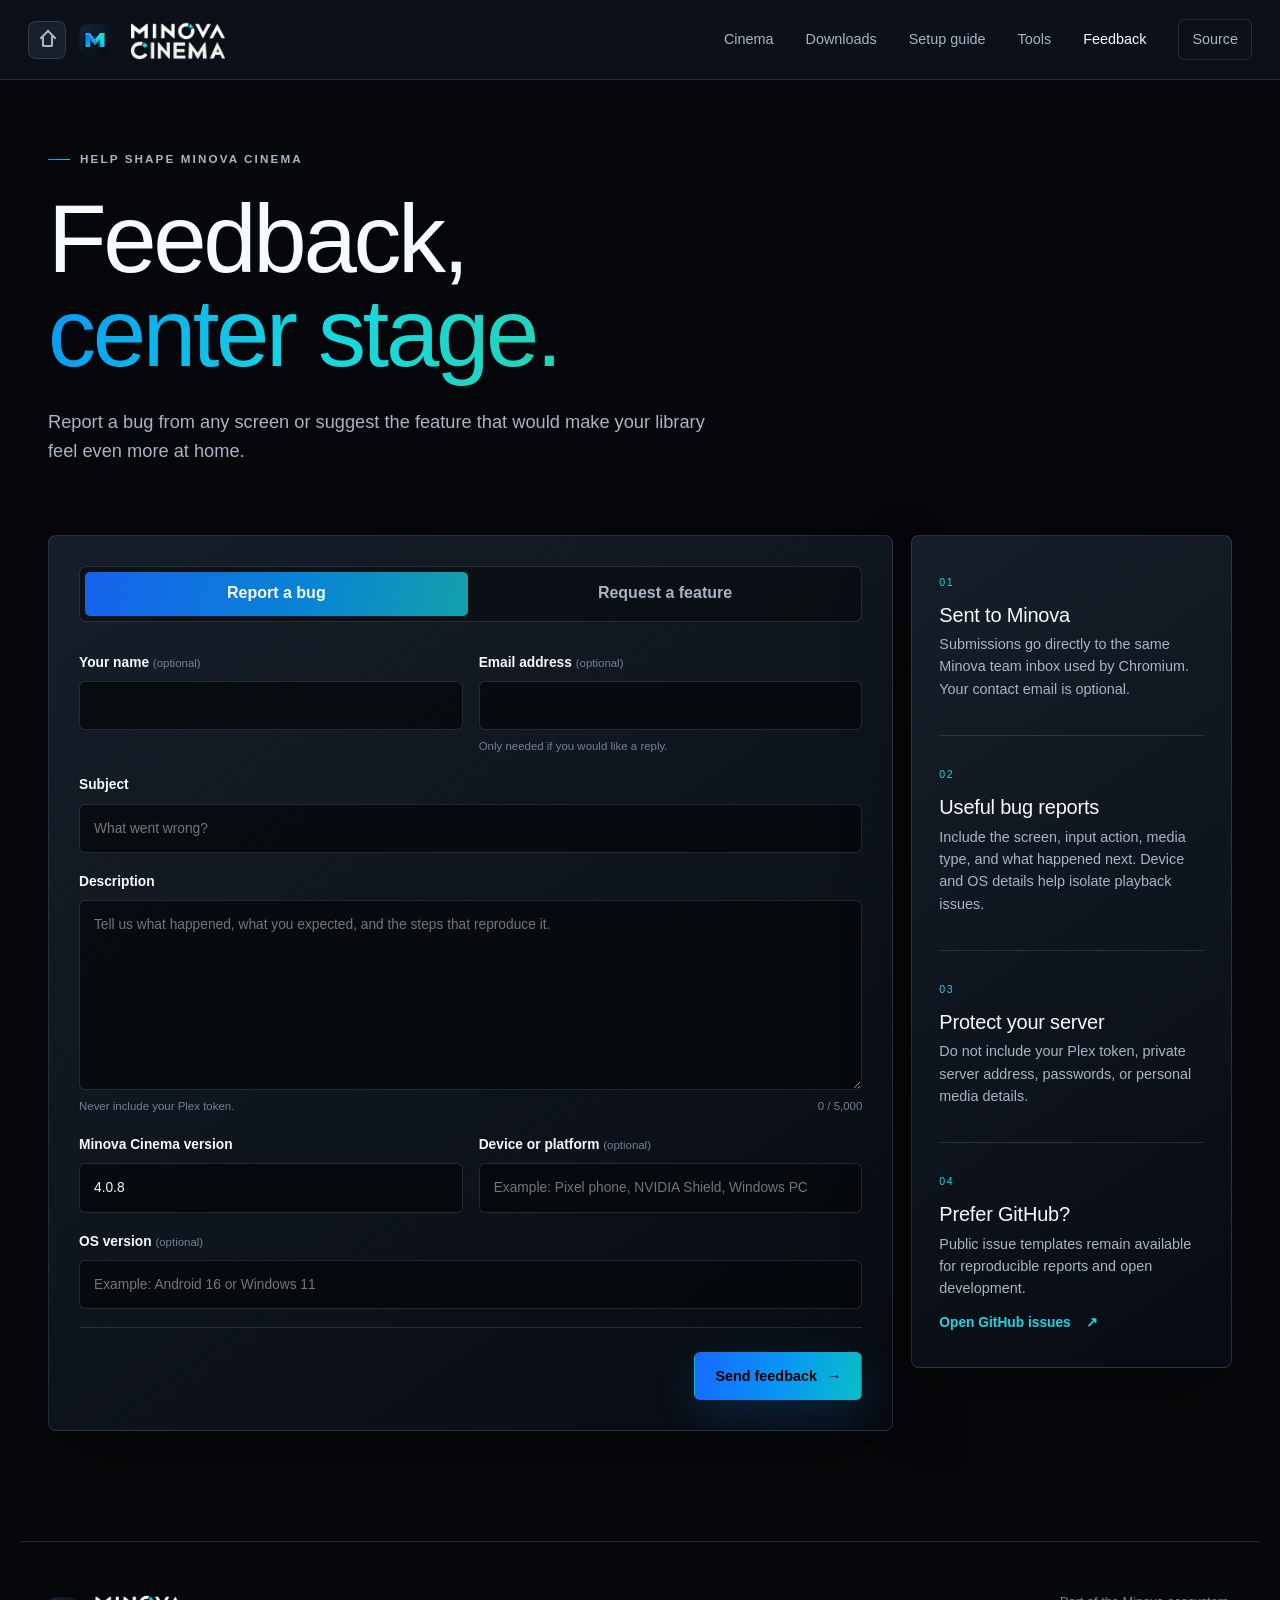
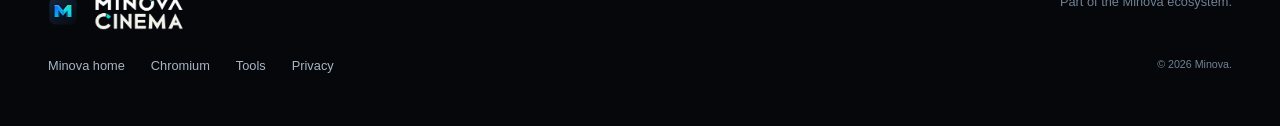
<file: docs/feedback.html>
<!doctype html>
<html lang="en">
<head>
  <meta charset="utf-8">
  <meta name="viewport" content="width=device-width, initial-scale=1">
  <meta name="theme-color" content="#0D121A">
  <meta name="description" content="Report a Minova Cinema bug or request a feature for Android phones, tablets, TVs, or Windows.">
  <link rel="canonical" href="https://cinema.project-minova.com/feedback.html">
  <meta http-equiv="Content-Security-Policy" content="default-src 'self'; img-src 'self' data:; style-src 'self'; script-src 'self'; connect-src https:; object-src 'none'; base-uri 'self'; form-action 'self' https://formsubmit.co">
  <title>Feedback — Minova Cinema</title>
  <link rel="icon" href="assets/minova-symbol-color.svg" type="image/svg+xml">
  <link rel="stylesheet" href="styles.css">
  <script defer src="site-config.js"></script>
  <script defer src="releases.js"></script>
  <script defer src="script.js"></script>
  <script defer src="feedback.js"></script>
</head>
<body>
  <a class="skip-link" href="#main">Skip to content</a>
  <header class="site-header scrolled" data-header>
    <div class="header-brand-group"><a class="ecosystem-home" href="https://project-minova.com/" aria-label="Return to Minova home"><span class="home-glyph" aria-hidden="true"></span></a><a class="brand" href="index.html" aria-label="Minova Cinema home"><img class="brand-symbol" src="assets/minova-symbol-color.svg" alt=""><img class="brand-lockup" src="assets/minova-cinema-wordmark.png" alt="Minova Cinema"></a></div>
    <button class="nav-toggle" type="button" aria-expanded="false" aria-controls="site-nav" data-nav-toggle><span></span><span></span><span></span><span class="sr-only">Menu</span></button>
    <nav id="site-nav" class="site-nav" aria-label="Primary" data-nav>
      <a href="index.html">Cinema</a>
      <a href="index.html#downloads">Downloads</a><a href="setup.html">Setup guide</a><a href="tools.html">Tools</a><a href="feedback.html" aria-current="page">Feedback</a>
      <a class="nav-source" href="https://github.com/minova-chromium/Minova-Android-Tv-Cinema-Application">Source</a>
    </nav>
  </header>

  <main class="feedback-page" id="main">
    <section class="feedback-intro">
      <p class="eyebrow"><span></span> Help shape Minova Cinema</p>
      <h1>Feedback,<br><em>center stage.</em></h1>
      <p>Report a bug from any screen or suggest the feature that would make your library feel even more at home.</p>
    </section>

    <section class="feedback-layout">
      <div class="feedback-form-shell">
        <div class="feedback-type" role="group" aria-label="Feedback type">
          <button class="active" type="button" data-feedback-type="bug" aria-pressed="true">Report a bug</button>
          <button type="button" data-feedback-type="feature" aria-pressed="false">Request a feature</button>
        </div>
        <form id="publicFeedbackForm" novalidate>
          <input type="hidden" id="feedbackType" name="type" value="bug">
          <div class="form-grid">
            <label class="field"><span>Your name <small>(optional)</small></span><input type="text" name="name" maxlength="80" autocomplete="name"></label>
            <label class="field"><span>Email address <small>(optional)</small></span><input type="email" name="email" maxlength="254" autocomplete="email"><small>Only needed if you would like a reply.</small></label>
          </div>
          <label class="field"><span>Subject</span><input id="feedbackSubject" type="text" name="subject" minlength="3" maxlength="120" placeholder="What went wrong?" required></label>
          <label class="field"><span>Description</span><textarea id="feedbackDescription" name="description" minlength="20" maxlength="5000" placeholder="Tell us what happened, what you expected, and the steps that reproduce it." required></textarea><small class="field-meta"><span>Never include your Plex token.</span><span><output id="feedbackCount">0</output> / 5,000</span></small></label>
          <div class="form-grid">
            <label class="field"><span>Minova Cinema version</span><input type="text" name="appVersion" value="2.9.7" maxlength="40" data-release-version-input></label>
            <label class="field"><span>Device or platform <small>(optional)</small></span><input type="text" name="device" maxlength="100" placeholder="Example: Pixel phone, NVIDIA Shield, Windows PC"></label>
          </div>
          <label class="field"><span>OS version <small>(optional)</small></span><input type="text" name="androidVersion" maxlength="60" placeholder="Example: Android 16 or Windows 11"></label>
          <label class="honeypot" aria-hidden="true"><span>Website</span><input type="text" name="website" tabindex="-1" autocomplete="off"></label>
          <div class="form-footer">
            <p class="form-status" id="feedbackStatus" aria-live="polite"></p>
            <button class="button button-primary" id="feedbackSubmit" type="submit">Send feedback <span aria-hidden="true">→</span></button>
          </div>
        </form>
      </div>

      <aside class="feedback-aside" aria-label="Feedback guidance">
        <section><span>01</span><h2>Sent to Minova</h2><p>Submissions go directly to the same Minova team inbox used by Chromium. Your contact email is optional.</p></section>
        <section><span>02</span><h2>Useful bug reports</h2><p>Include the screen, input action, media type, and what happened next. Device and OS details help isolate playback issues.</p></section>
        <section><span>03</span><h2>Protect your server</h2><p>Do not include your Plex token, private server address, passwords, or personal media details.</p></section>
        <section><span>04</span><h2>Prefer GitHub?</h2><p>Public issue templates remain available for reproducible reports and open development.</p><a class="text-link" href="https://github.com/minova-chromium/Minova-Android-Tv-Cinema-Application/issues/new/choose">Open GitHub issues <span>↗</span></a></section>
      </aside>
    </section>
  </main>

  <footer>
    <a class="brand footer-brand" href="index.html"><img src="assets/minova-symbol-color.svg" alt=""><img src="assets/minova-cinema-wordmark.png" alt="Minova Cinema"></a>
    <p>Part of the Minova ecosystem.</p>
    <nav aria-label="Footer"><a href="https://project-minova.com/">Minova home</a><a href="https://chromium.project-minova.com/">Chromium</a><a href="tools.html">Tools</a><a href="privacy.html">Privacy</a></nav>
    <small>© <span data-year></span> Minova.</small>
  </footer>
</body>
</html>
</file>
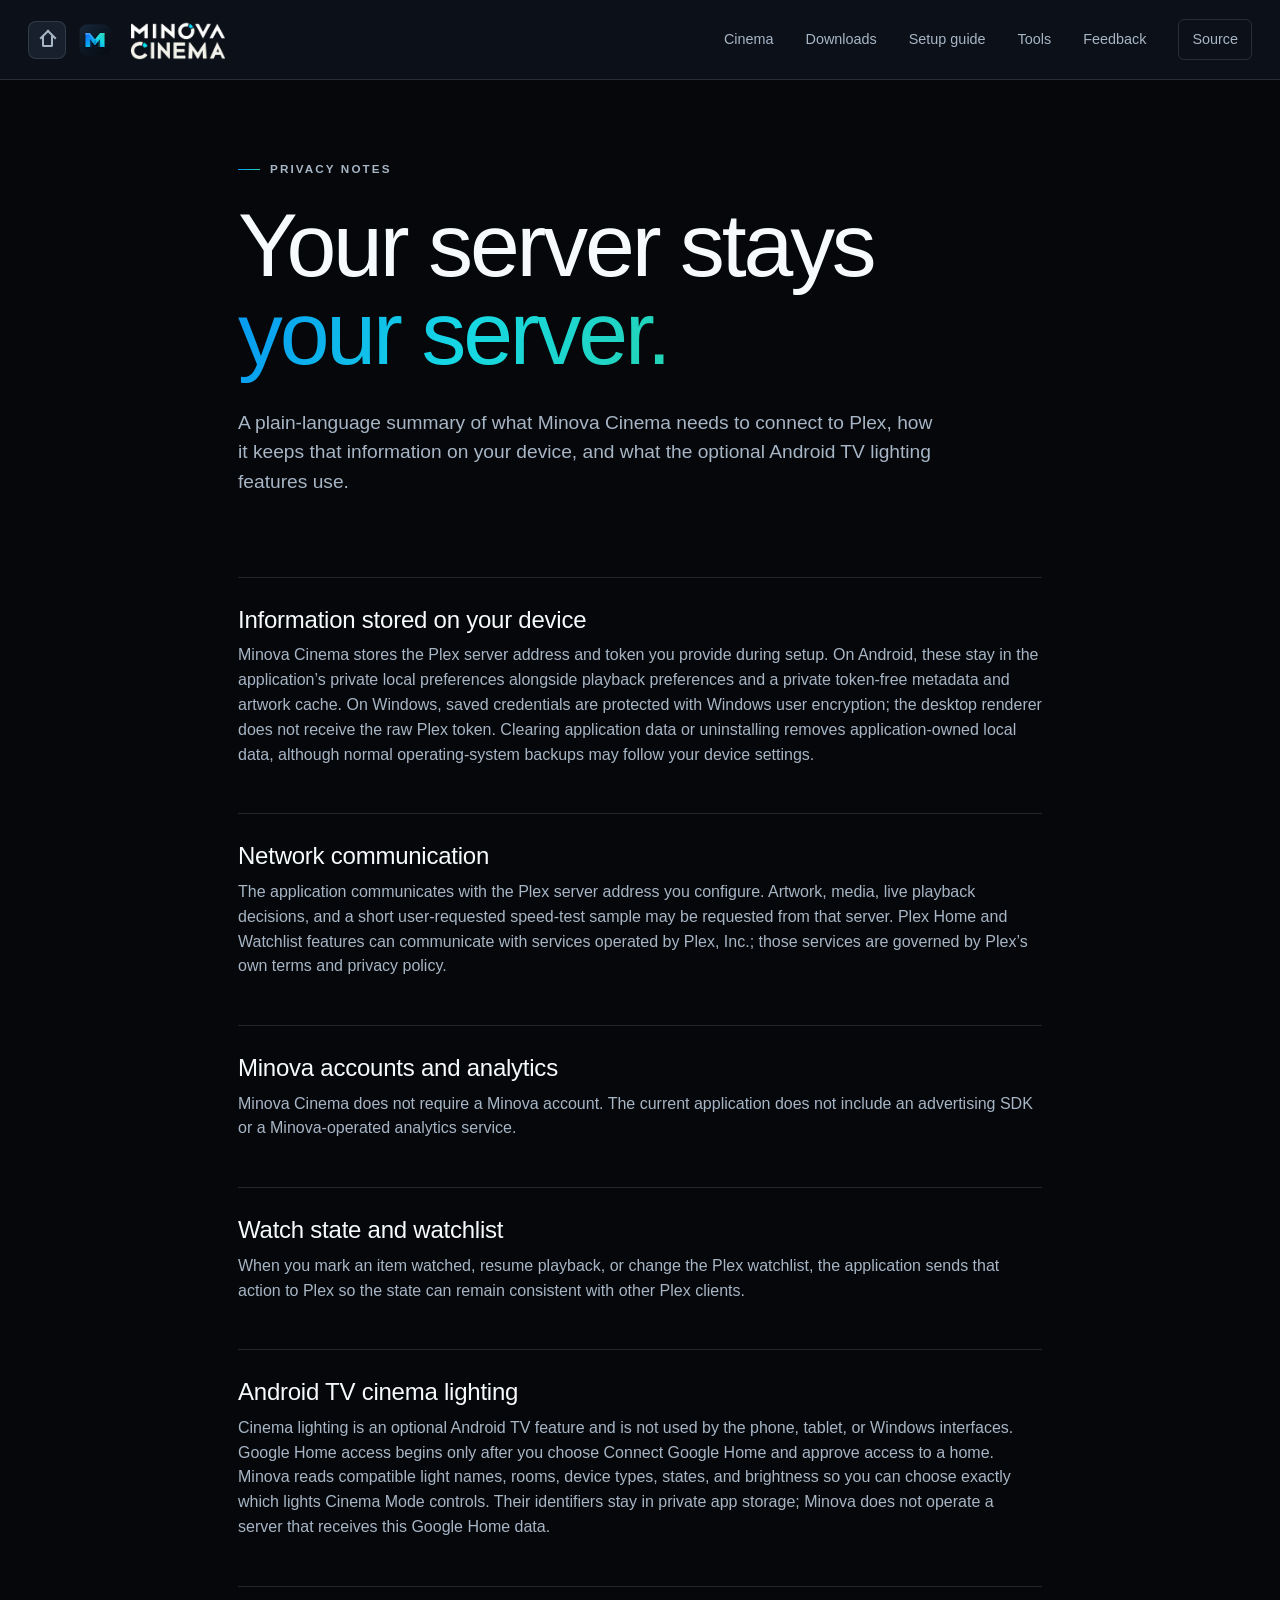
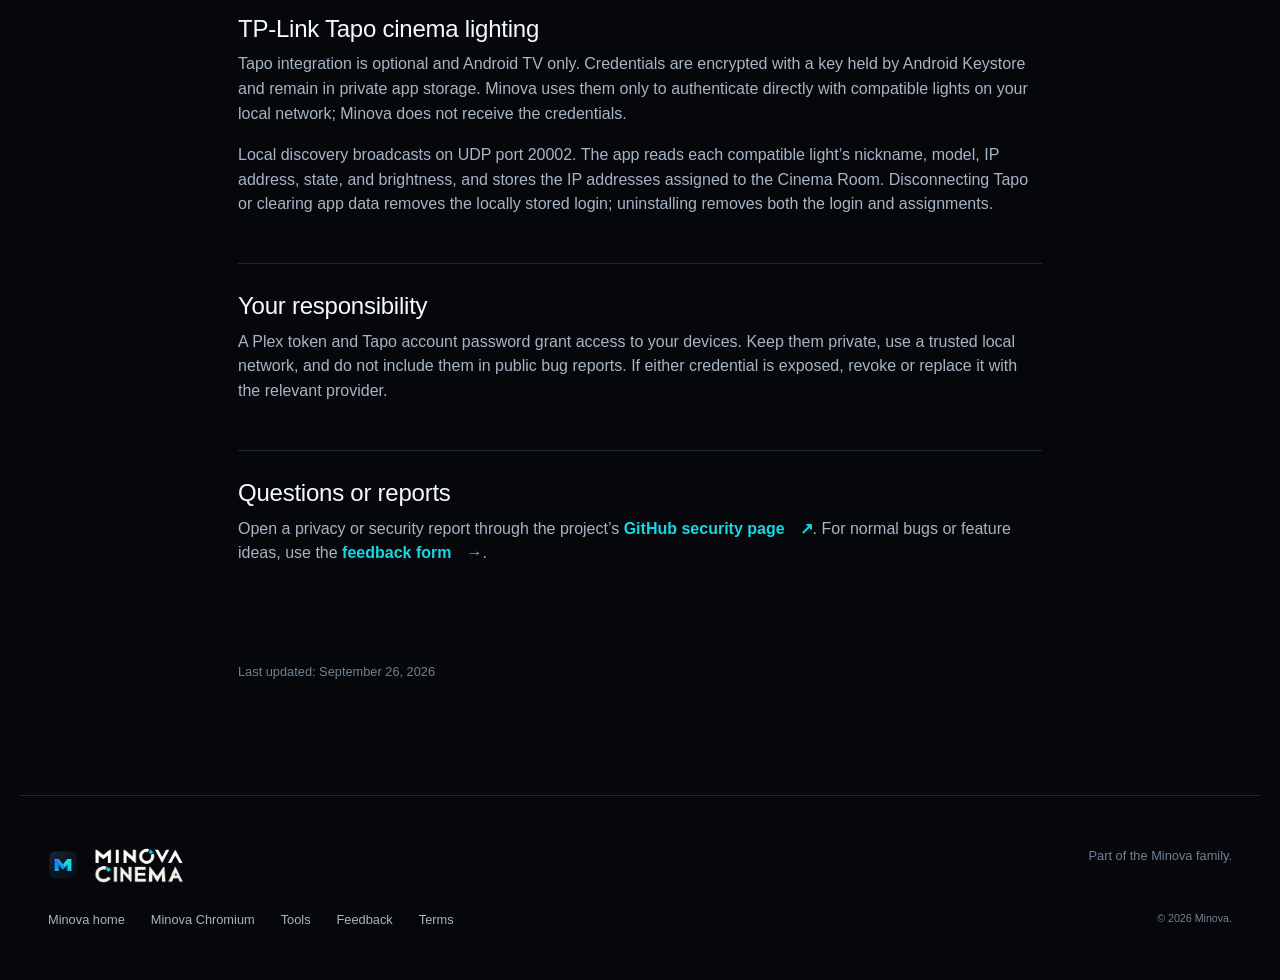
<file: docs/privacy.html>
<!doctype html>
<html lang="en">
<head>
  <meta charset="utf-8">
  <meta name="viewport" content="width=device-width,initial-scale=1">
  <meta name="theme-color" content="#0D121A">
  <meta name="description" content="Privacy notes for Minova Cinema on Android phones, tablets, TVs, and Windows.">
  <link rel="canonical" href="https://cinema.project-minova.com/privacy.html">
  <title>Privacy — Minova Cinema</title>
  <link rel="icon" href="assets/minova-symbol-color.svg">
  <link rel="stylesheet" href="styles.css">
  <script defer src="script.js"></script>
</head>
<body>
  <header class="site-header scrolled" data-header>
    <div class="header-brand-group">
      <a class="ecosystem-home" href="https://project-minova.com/" aria-label="Return to Minova home"><span class="home-glyph" aria-hidden="true"></span></a>
      <a class="brand" href="index.html" aria-label="Minova Cinema home"><img class="brand-symbol" src="assets/minova-symbol-color.svg" alt=""><img class="brand-lockup" src="assets/minova-cinema-wordmark.png" alt="Minova Cinema"></a>
    </div>
    <button class="nav-toggle" type="button" aria-expanded="false" aria-controls="site-nav" data-nav-toggle><span></span><span></span><span></span><span class="sr-only">Menu</span></button>
    <nav id="site-nav" class="site-nav" aria-label="Primary" data-nav><a href="index.html">Cinema</a><a href="index.html#downloads">Downloads</a><a href="setup.html">Setup guide</a><a href="tools.html">Tools</a><a href="feedback.html">Feedback</a><a class="nav-source" href="https://github.com/minova-chromium/Minova-Android-Tv-Cinema-Application">Source</a></nav>
  </header>
  <main class="legal-page">
    <p class="eyebrow"><span></span> Privacy notes</p>
    <h1>Your server stays<br><em>your server.</em></h1>
    <p class="legal-intro">A plain-language summary of what Minova Cinema needs to connect to Plex, how it keeps that information on your device, and what the optional Android TV lighting features use.</p>
    <section><h2>Information stored on your device</h2><p>Minova Cinema stores the Plex server address and token you provide during setup. On Android, these stay in the application’s private local preferences alongside playback preferences and a private token-free metadata and artwork cache. On Windows, saved credentials are protected with Windows user encryption; the desktop renderer does not receive the raw Plex token. Clearing application data or uninstalling removes application-owned local data, although normal operating-system backups may follow your device settings.</p></section>
    <section><h2>Network communication</h2><p>The application communicates with the Plex server address you configure. Artwork, media, live playback decisions, and a short user-requested speed-test sample may be requested from that server. Plex Home and Watchlist features can communicate with services operated by Plex, Inc.; those services are governed by Plex’s own terms and privacy policy.</p></section>
    <section><h2>Minova accounts and analytics</h2><p>Minova Cinema does not require a Minova account. The current application does not include an advertising SDK or a Minova-operated analytics service.</p></section>
    <section><h2>Watch state and watchlist</h2><p>When you mark an item watched, resume playback, or change the Plex watchlist, the application sends that action to Plex so the state can remain consistent with other Plex clients.</p></section>
    <section><h2>Android TV cinema lighting</h2><p>Cinema lighting is an optional Android TV feature and is not used by the phone, tablet, or Windows interfaces. Google Home access begins only after you choose Connect Google Home and approve access to a home. Minova reads compatible light names, rooms, device types, states, and brightness so you can choose exactly which lights Cinema Mode controls. Their identifiers stay in private app storage; Minova does not operate a server that receives this Google Home data.</p></section>
    <section><h2>TP-Link Tapo cinema lighting</h2><p>Tapo integration is optional and Android TV only. Credentials are encrypted with a key held by Android Keystore and remain in private app storage. Minova uses them only to authenticate directly with compatible lights on your local network; Minova does not receive the credentials.</p><p>Local discovery broadcasts on UDP port 20002. The app reads each compatible light’s nickname, model, IP address, state, and brightness, and stores the IP addresses assigned to the Cinema Room. Disconnecting Tapo or clearing app data removes the locally stored login; uninstalling removes both the login and assignments.</p></section>
    <section><h2>Your responsibility</h2><p>A Plex token and Tapo account password grant access to your devices. Keep them private, use a trusted local network, and do not include them in public bug reports. If either credential is exposed, revoke or replace it with the relevant provider.</p></section>
    <section><h2>Questions or reports</h2><p>Open a privacy or security report through the project’s <a class="text-link" href="https://github.com/minova-chromium/Minova-Android-Tv-Cinema-Application/security">GitHub security page <span>↗</span></a>. For normal bugs or feature ideas, use the <a class="text-link" href="feedback.html">feedback form <span>→</span></a>.</p></section>
    <p class="legal-date">Last updated: September 26, 2026</p>
  </main>
  <footer><a class="brand footer-brand" href="index.html"><img src="assets/minova-symbol-color.svg" alt=""><img src="assets/minova-cinema-wordmark.png" alt="Minova Cinema"></a><p>Part of the Minova family.</p><nav aria-label="Footer"><a href="https://project-minova.com/">Minova home</a><a href="https://chromium.project-minova.com/">Minova Chromium</a><a href="tools.html">Tools</a><a href="feedback.html">Feedback</a><a href="terms.html">Terms</a></nav><small>© 2026 Minova.</small></footer>
</body>
</html>
</file>
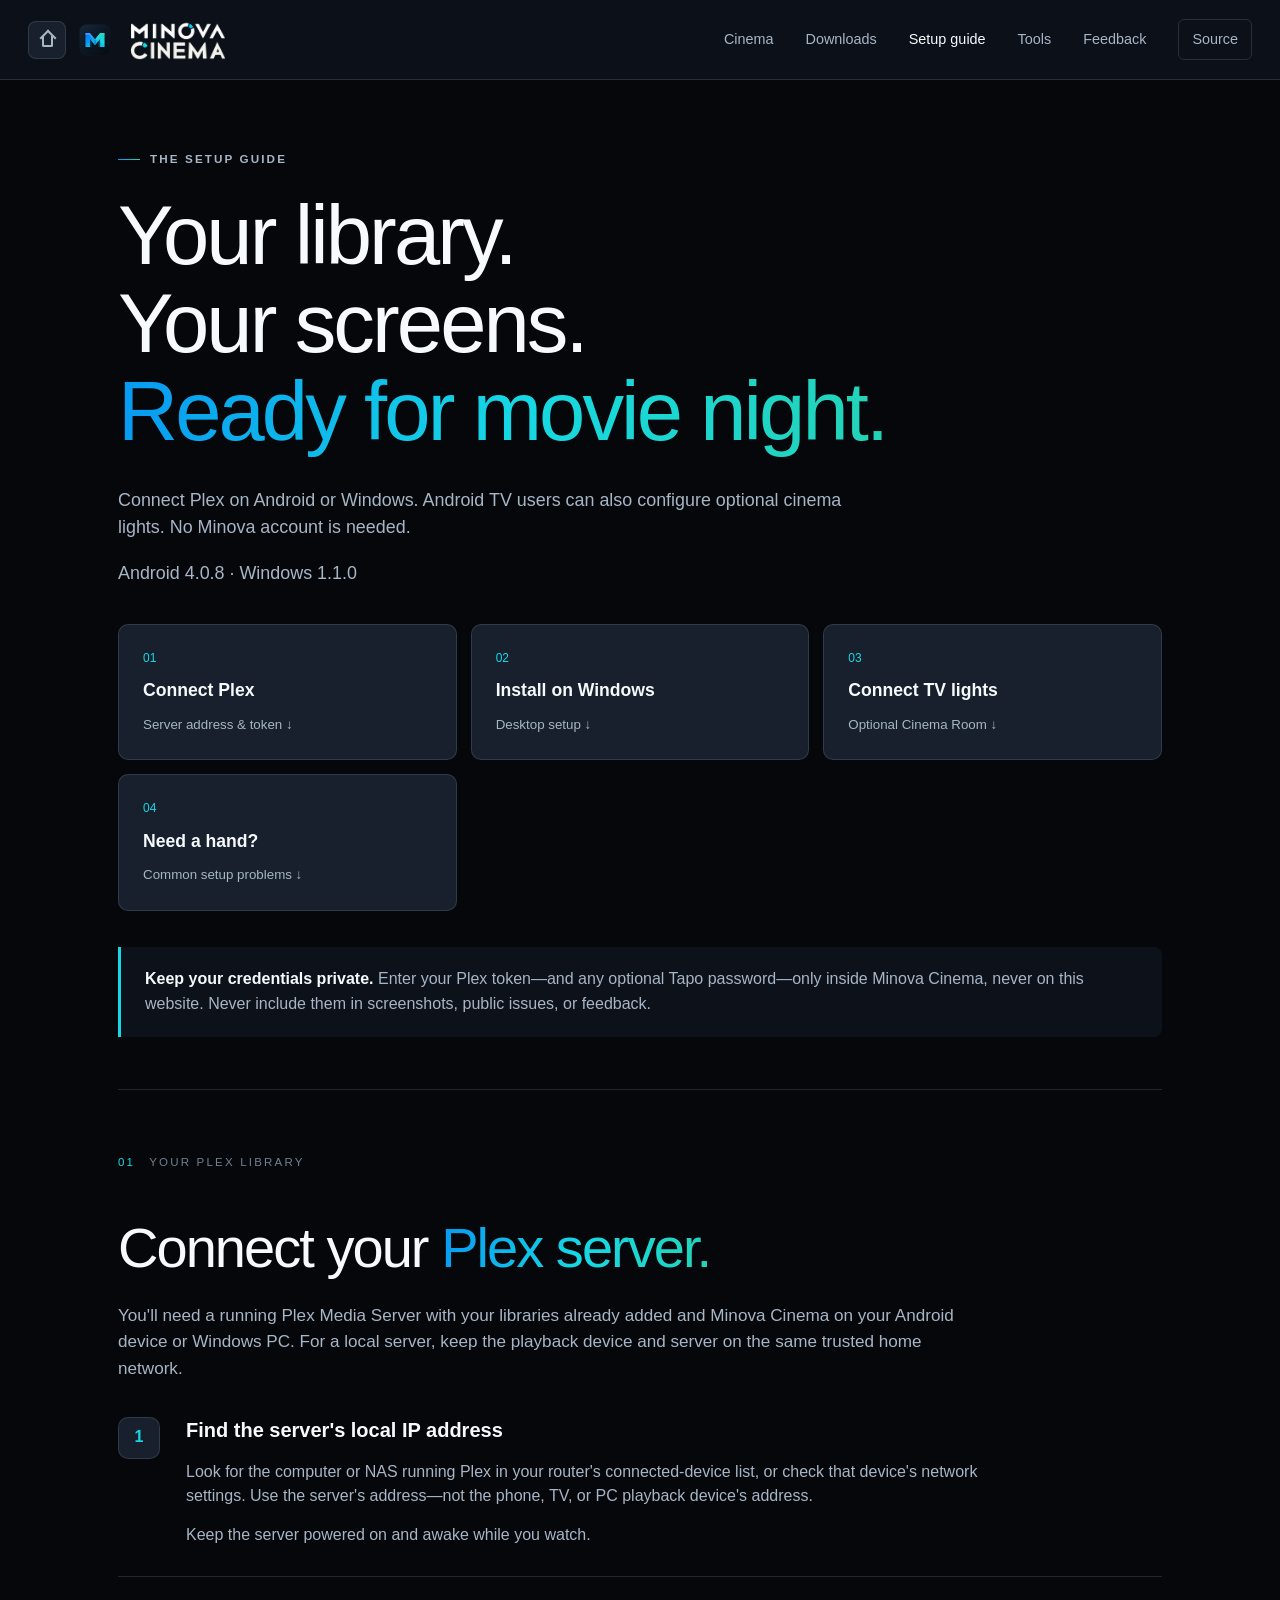
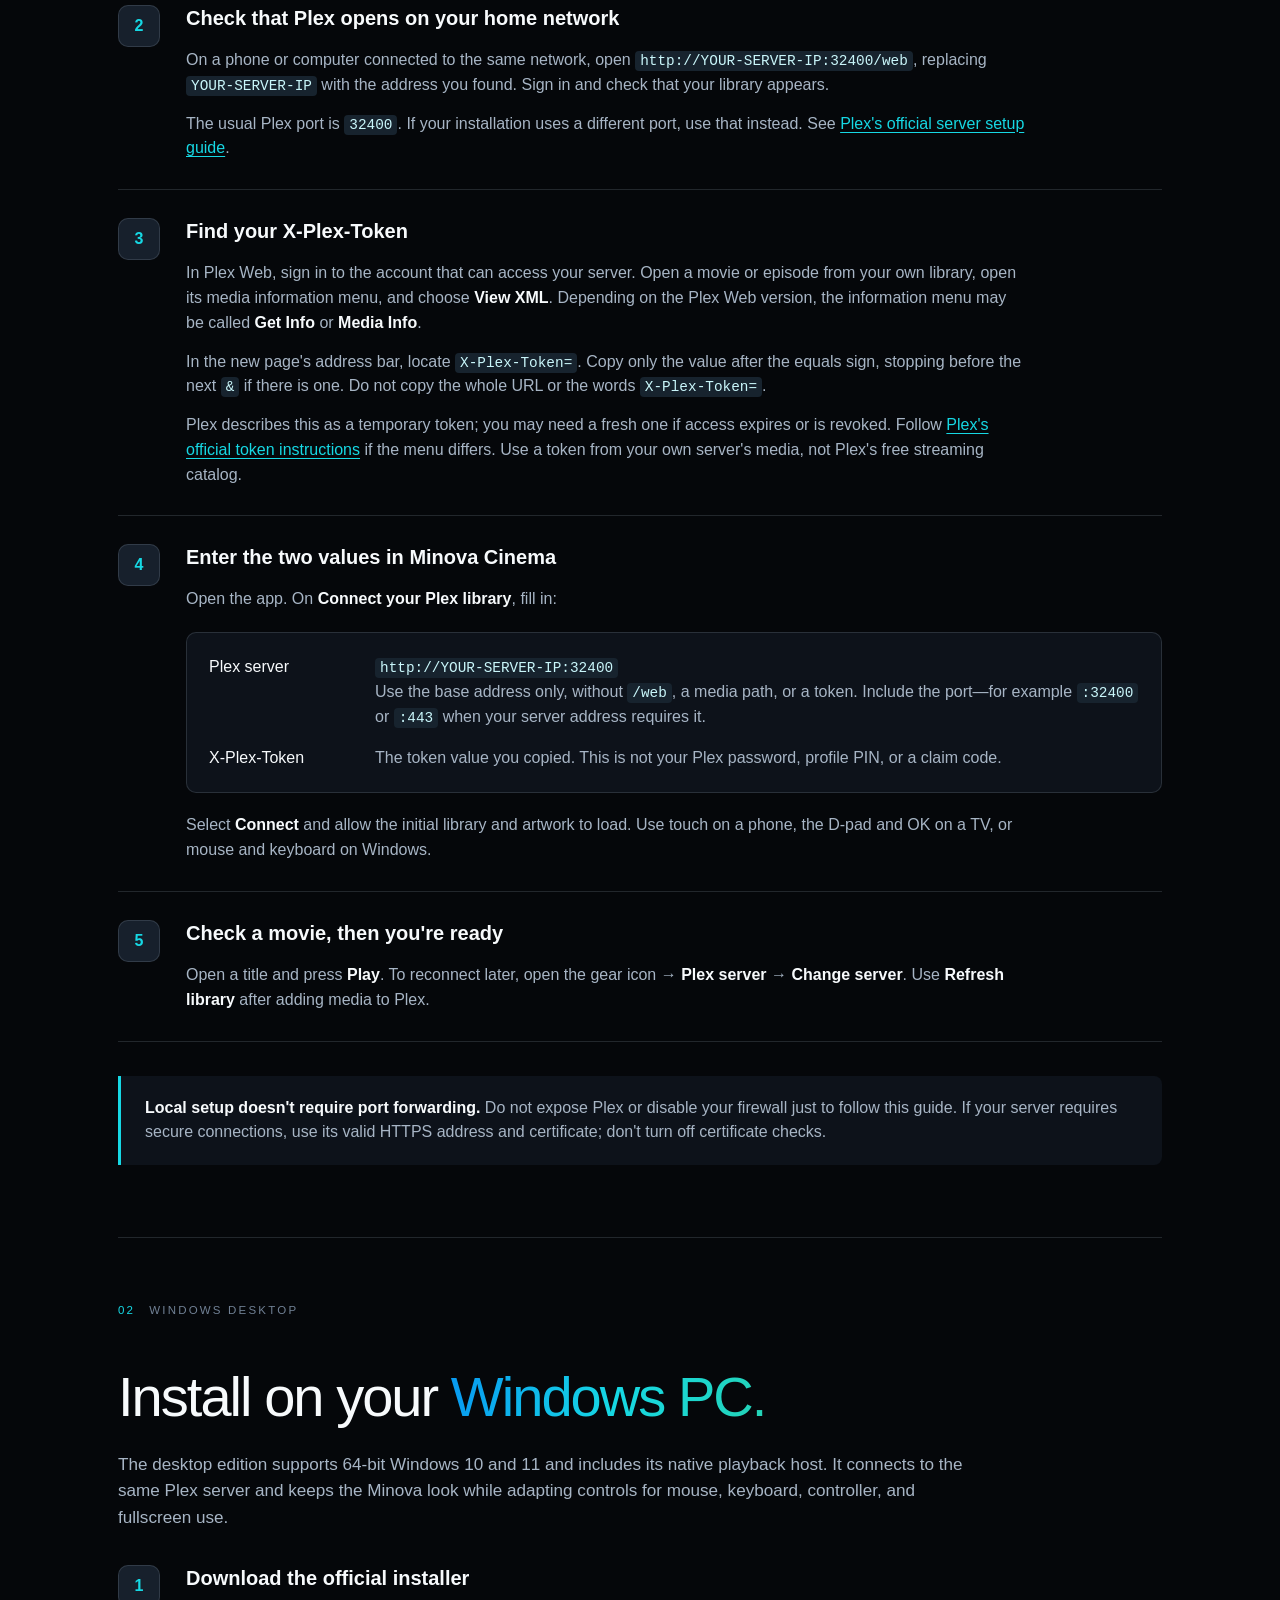
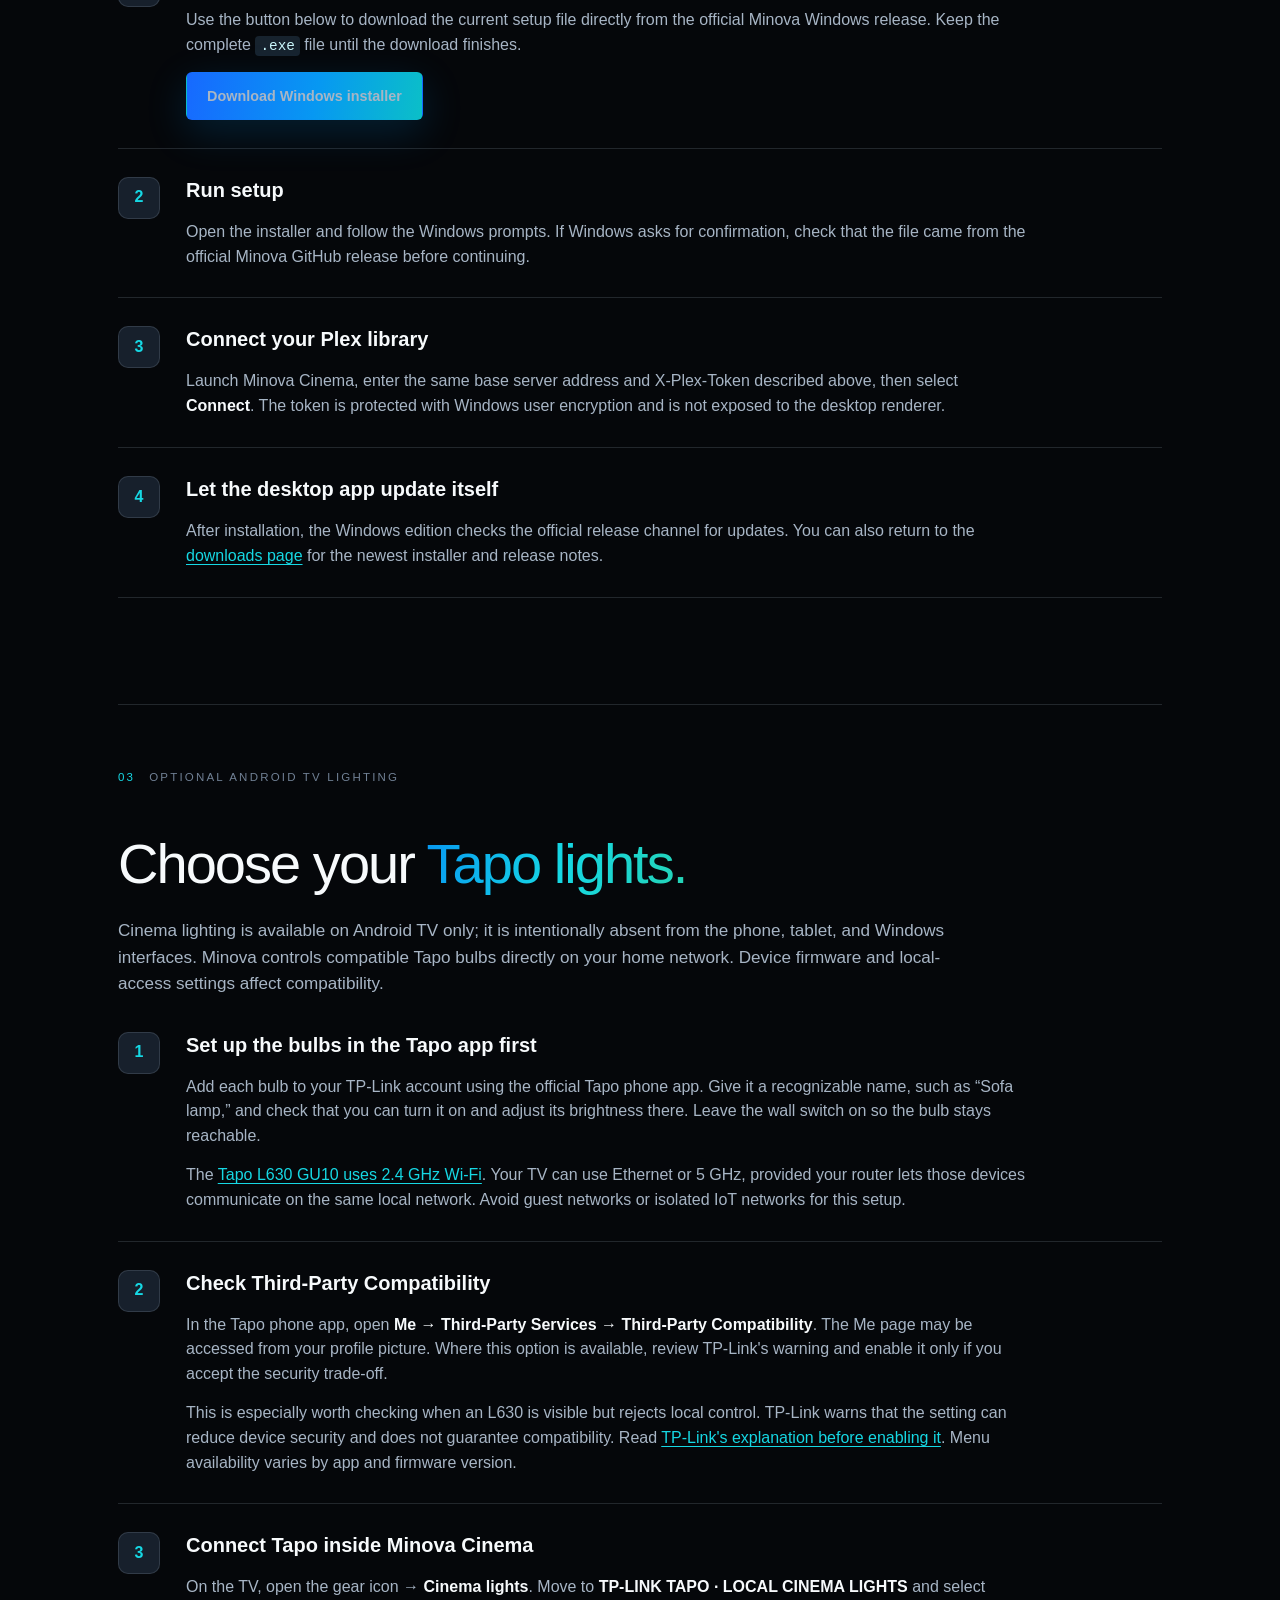
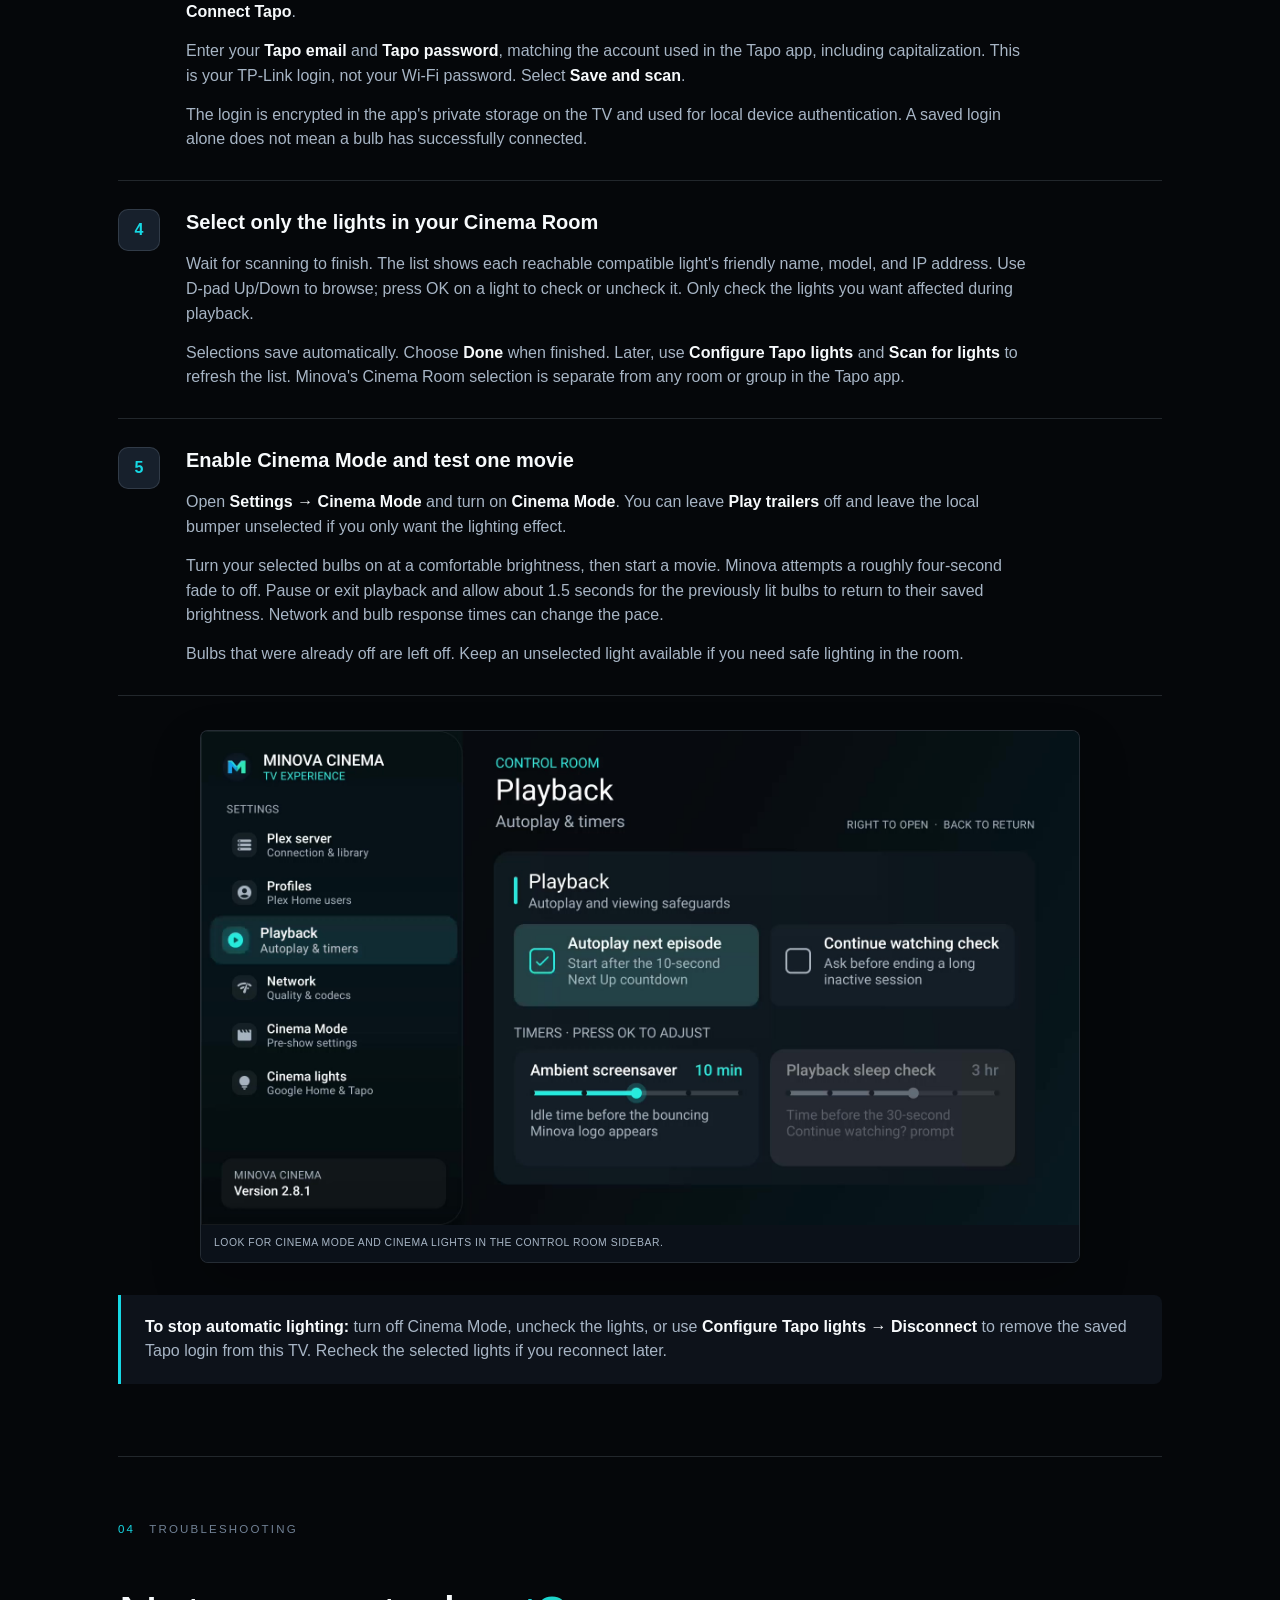
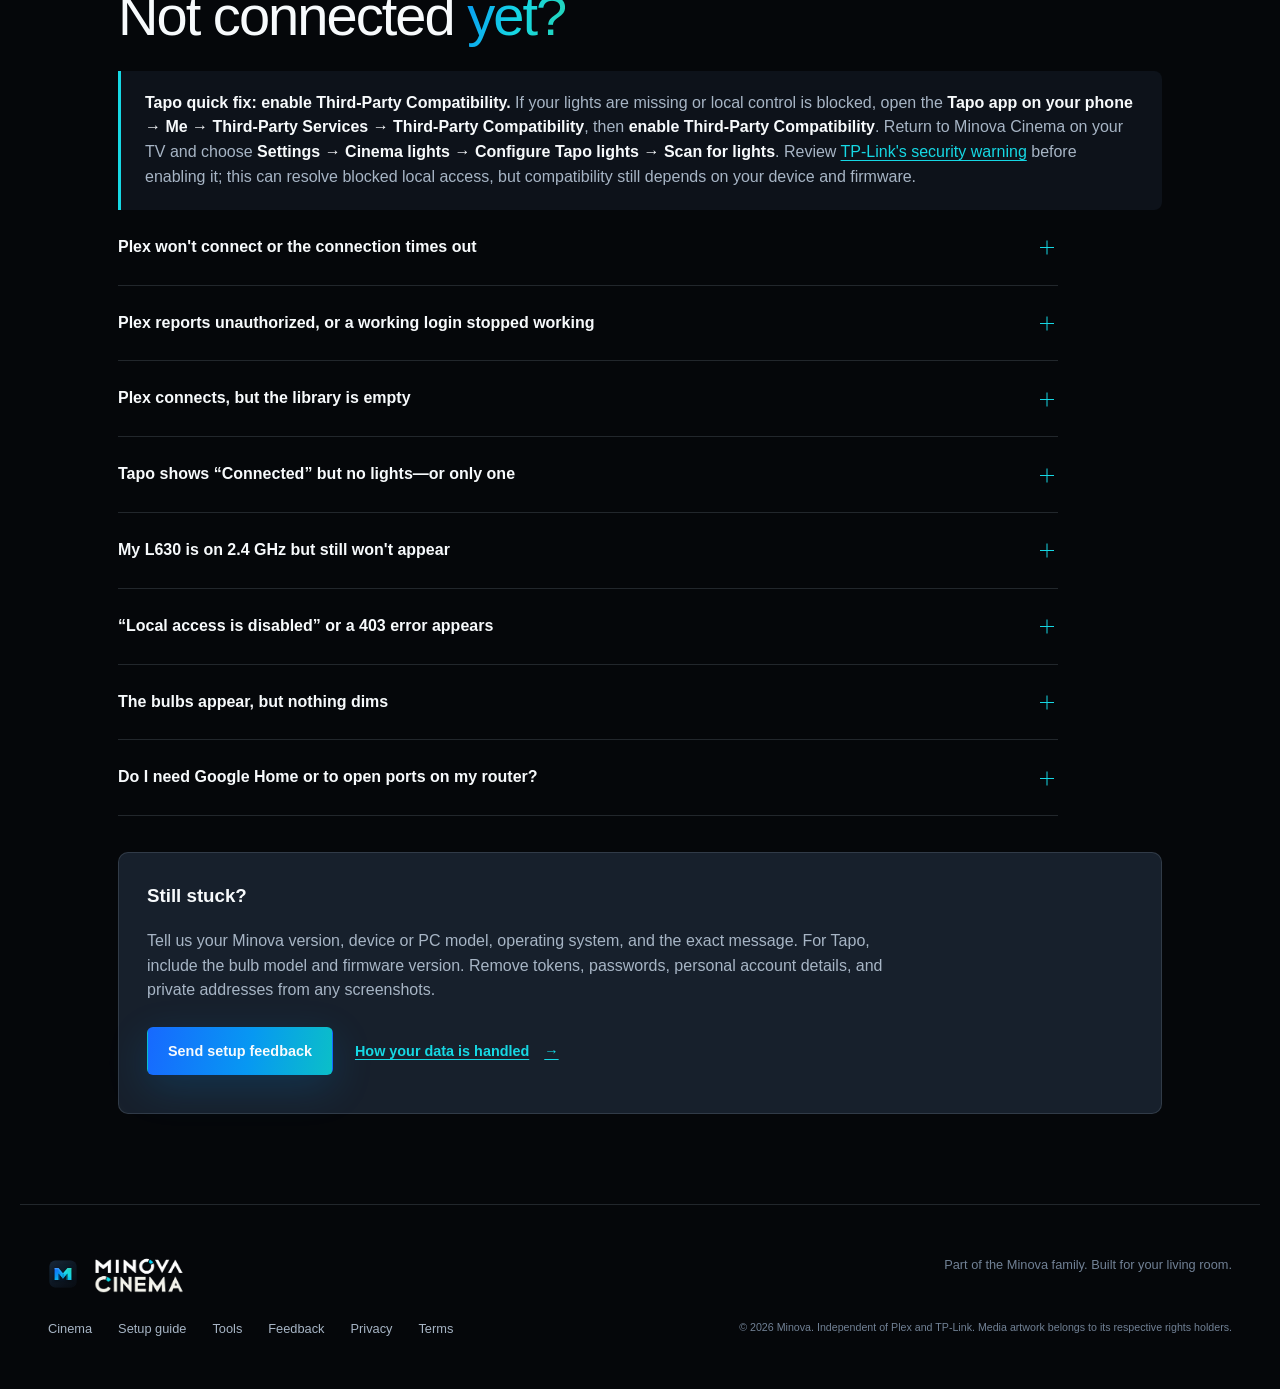
<file: docs/setup.html>
<!doctype html>
<html lang="en">
<head>
  <meta charset="utf-8">
  <meta name="viewport" content="width=device-width, initial-scale=1">
  <meta name="theme-color" content="#0D121A">
  <meta name="description" content="Connect Minova Cinema to Plex on Android or Windows, with optional Android TV cinema-light setup and troubleshooting.">
  <title>Plex &amp; Tapo Setup Guide — Minova Cinema</title>
  <meta property="og:title" content="Plex &amp; Tapo Setup Guide — Minova Cinema">
  <meta property="og:description" content="A step-by-step Plex setup guide for Minova Cinema on Android phones, tablets, TVs, and Windows.">
  <meta property="og:type" content="website">
  <meta property="og:image" content="https://cinema.project-minova.com/assets/og-card.png">
  <meta property="og:url" content="https://cinema.project-minova.com/setup.html">
  <meta name="twitter:card" content="summary_large_image">
  <link rel="canonical" href="https://cinema.project-minova.com/setup.html">
  <link rel="icon" href="assets/minova-symbol-color.svg" type="image/svg+xml">
  <link rel="stylesheet" href="styles.css">
  <script defer src="site-config.js"></script>
  <script defer src="releases.js"></script>
  <script defer src="script.js"></script>
</head>
<body>
  <a class="skip-link" href="#main">Skip to content</a>
  <header class="site-header" data-header>
    <div class="header-brand-group">
      <a class="ecosystem-home" href="https://project-minova.com/" aria-label="Return to Minova home"><span class="home-glyph" aria-hidden="true"></span></a>
      <a class="brand" href="index.html" aria-label="Minova Cinema home"><img class="brand-symbol" src="assets/minova-symbol-color.svg" alt=""><img class="brand-lockup" src="assets/minova-cinema-wordmark.png" alt="Minova Cinema"></a>
    </div>
    <button class="nav-toggle" type="button" aria-expanded="false" aria-controls="site-nav" data-nav-toggle><span></span><span></span><span></span><span class="sr-only">Menu</span></button>
    <nav id="site-nav" class="site-nav" aria-label="Primary" data-nav><a href="index.html">Cinema</a><a href="index.html#downloads">Downloads</a><a href="setup.html" aria-current="page">Setup guide</a><a href="tools.html">Tools</a><a href="feedback.html">Feedback</a><a class="nav-source" href="https://github.com/minova-chromium/Minova-Android-Tv-Cinema-Application">Source</a></nav>
  </header>
  <main id="main" class="guide-page">
    <div class="guide-intro">
      <p class="eyebrow"><span></span> The setup guide</p>
      <h1>Your library.<br>Your screens.<br><em>Ready for movie night.</em></h1>
      <p>Connect Plex on Android or Windows. Android TV users can also configure optional cinema lights. No Minova account is needed.</p>
      <p class="guide-version">Android <span data-release-version>4.0.5</span> · Windows <span data-desktop-version>1.1.0</span></p>
    </div>
    <nav class="guide-jumps" aria-label="Guide sections">
      <a href="#plex"><span>01</span><b>Connect Plex</b><small>Server address &amp; token <span aria-hidden="true">↓</span></small></a>
      <a href="#windows"><span>02</span><b>Install on Windows</b><small>Desktop setup <span aria-hidden="true">↓</span></small></a>
      <a href="#tapo"><span>03</span><b>Connect TV lights</b><small>Optional Cinema Room <span aria-hidden="true">↓</span></small></a>
      <a href="#troubleshooting"><span>04</span><b>Need a hand?</b><small>Common setup problems <span aria-hidden="true">↓</span></small></a>
    </nav>

    <aside class="guide-notice"><strong>Keep your credentials private.</strong> Enter your Plex token—and any optional Tapo password—only inside Minova Cinema, never on this website. Never include them in screenshots, public issues, or feedback.</aside>

    <section id="plex" class="guide-section" aria-labelledby="plex-title">
      <div class="section-label"><span>01</span> Your Plex library</div>
      <h2 id="plex-title">Connect your <em>Plex server.</em></h2>
      <p class="guide-section-intro">You'll need a running Plex Media Server with your libraries already added and Minova Cinema on your Android device or Windows PC. For a local server, keep the playback device and server on the same trusted home network.</p>
      <ol class="guide-steps">
        <li><h3>Find the server's local IP address</h3><p>Look for the computer or NAS running Plex in your router's connected-device list, or check that device's network settings. Use the server's address—not the phone, TV, or PC playback device's address.</p><p>Keep the server powered on and awake while you watch.</p></li>
        <li><h3>Check that Plex opens on your home network</h3><p>On a phone or computer connected to the same network, open <code>http://YOUR-SERVER-IP:32400/web</code>, replacing <code>YOUR-SERVER-IP</code> with the address you found. Sign in and check that your library appears.</p><p>The usual Plex port is <code>32400</code>. If your installation uses a different port, use that instead. See <a href="https://support.plex.tv/articles/200264746-quick-start-step-by-step-guides/">Plex's official server setup guide</a>.</p></li>
        <li><h3>Find your X-Plex-Token</h3><p>In Plex Web, sign in to the account that can access your server. Open a movie or episode from your own library, open its media information menu, and choose <strong>View XML</strong>. Depending on the Plex Web version, the information menu may be called <strong>Get Info</strong> or <strong>Media Info</strong>.</p><p>In the new page's address bar, locate <code>X-Plex-Token=</code>. Copy only the value after the equals sign, stopping before the next <code>&amp;</code> if there is one. Do not copy the whole URL or the words <code>X-Plex-Token=</code>.</p><p>Plex describes this as a temporary token; you may need a fresh one if access expires or is revoked. Follow <a href="https://support.plex.tv/articles/204059436-finding-an-authentication-token-x-plex-token/">Plex's official token instructions</a> if the menu differs. Use a token from your own server's media, not Plex's free streaming catalog.</p></li>
        <li><h3>Enter the two values in Minova Cinema</h3><p>Open the app. On <strong>Connect your Plex library</strong>, fill in:</p><dl class="guide-fields"><dt>Plex server</dt><dd><code>http://YOUR-SERVER-IP:32400</code><br>Use the base address only, without <code>/web</code>, a media path, or a token. Include the port—for example <code>:32400</code> or <code>:443</code> when your server address requires it.</dd><dt>X-Plex-Token</dt><dd>The token value you copied. This is not your Plex password, profile PIN, or a claim code.</dd></dl><p>Select <strong>Connect</strong> and allow the initial library and artwork to load. Use touch on a phone, the D-pad and OK on a TV, or mouse and keyboard on Windows.</p></li>
        <li><h3>Check a movie, then you're ready</h3><p>Open a title and press <strong>Play</strong>. To reconnect later, open the gear icon → <strong>Plex server</strong> → <strong>Change server</strong>. Use <strong>Refresh library</strong> after adding media to Plex.</p></li>
      </ol>
      <aside class="guide-notice"><strong>Local setup doesn't require port forwarding.</strong> Do not expose Plex or disable your firewall just to follow this guide. If your server requires secure connections, use its valid HTTPS address and certificate; don't turn off certificate checks.</aside>
    </section>

    <section id="windows" class="guide-section" aria-labelledby="windows-title">
      <div class="section-label"><span>02</span> Windows desktop</div>
      <h2 id="windows-title">Install on your <em>Windows PC.</em></h2>
      <p class="guide-section-intro">The desktop edition supports 64-bit Windows 10 and 11 and includes its native playback host. It connects to the same Plex server and keeps the Minova look while adapting controls for mouse, keyboard, controller, and fullscreen use.</p>
      <ol class="guide-steps">
        <li><h3>Download the official installer</h3><p>Use the button below to download the current setup file directly from the official Minova Windows release. Keep the complete <code>.exe</code> file until the download finishes.</p><p><a class="button button-primary" data-desktop-download href="https://github.com/minova-chromium/Minova-Cinema-Windows/releases/download/v1.1.0/Minova-Cinema-Desktop-1.1.0-Setup.exe">Download Windows installer</a></p></li>
        <li><h3>Run setup</h3><p>Open the installer and follow the Windows prompts. If Windows asks for confirmation, check that the file came from the official Minova GitHub release before continuing.</p></li>
        <li><h3>Connect your Plex library</h3><p>Launch Minova Cinema, enter the same base server address and X-Plex-Token described above, then select <strong>Connect</strong>. The token is protected with Windows user encryption and is not exposed to the desktop renderer.</p></li>
        <li><h3>Let the desktop app update itself</h3><p>After installation, the Windows edition checks the official release channel for updates. You can also return to the <a href="index.html#downloads">downloads page</a> for the newest installer and release notes.</p></li>
      </ol>
    </section>

    <section id="tapo" class="guide-section" aria-labelledby="tapo-title">
      <div class="section-label"><span>03</span> Optional Android TV lighting</div>
      <h2 id="tapo-title">Choose your <em>Tapo lights.</em></h2>
      <p class="guide-section-intro">Cinema lighting is available on Android TV only; it is intentionally absent from the phone, tablet, and Windows interfaces. Minova controls compatible Tapo bulbs directly on your home network. Device firmware and local-access settings affect compatibility.</p>
      <ol class="guide-steps">
        <li><h3>Set up the bulbs in the Tapo app first</h3><p>Add each bulb to your TP-Link account using the official Tapo phone app. Give it a recognizable name, such as “Sofa lamp,” and check that you can turn it on and adjust its brightness there. Leave the wall switch on so the bulb stays reachable.</p><p>The <a href="https://www.tp-link.com/us/home-networking/smart-bulb/tapo-l630/">Tapo L630 GU10 uses 2.4 GHz Wi-Fi</a>. Your TV can use Ethernet or 5 GHz, provided your router lets those devices communicate on the same local network. Avoid guest networks or isolated IoT networks for this setup.</p></li>
        <li><h3>Check Third-Party Compatibility</h3><p>In the Tapo phone app, open <strong>Me → Third-Party Services → Third-Party Compatibility</strong>. The Me page may be accessed from your profile picture. Where this option is available, review TP-Link's warning and enable it only if you accept the security trade-off.</p><p>This is especially worth checking when an L630 is visible but rejects local control. TP-Link warns that the setting can reduce device security and does not guarantee compatibility. Read <a href="https://www.tp-link.com/us/support/faq/4416/">TP-Link's explanation before enabling it</a>. Menu availability varies by app and firmware version.</p></li>
        <li><h3>Connect Tapo inside Minova Cinema</h3><p>On the TV, open the gear icon → <strong>Cinema lights</strong>. Move to <strong>TP-LINK TAPO · LOCAL CINEMA LIGHTS</strong> and select <strong>Connect Tapo</strong>.</p><p>Enter your <strong>Tapo email</strong> and <strong>Tapo password</strong>, matching the account used in the Tapo app, including capitalization. This is your TP-Link login, not your Wi-Fi password. Select <strong>Save and scan</strong>.</p><p>The login is encrypted in the app's private storage on the TV and used for local device authentication. A saved login alone does not mean a bulb has successfully connected.</p></li>
        <li><h3>Select only the lights in your Cinema Room</h3><p>Wait for scanning to finish. The list shows each reachable compatible light's friendly name, model, and IP address. Use D-pad Up/Down to browse; press OK on a light to check or uncheck it. Only check the lights you want affected during playback.</p><p>Selections save automatically. Choose <strong>Done</strong> when finished. Later, use <strong>Configure Tapo lights</strong> and <strong>Scan for lights</strong> to refresh the list. Minova's Cinema Room selection is separate from any room or group in the Tapo app.</p></li>
        <li><h3>Enable Cinema Mode and test one movie</h3><p>Open <strong>Settings → Cinema Mode</strong> and turn on <strong>Cinema Mode</strong>. You can leave <strong>Play trailers</strong> off and leave the local bumper unselected if you only want the lighting effect.</p><p>Turn your selected bulbs on at a comfortable brightness, then start a movie. Minova attempts a roughly four-second fade to off. Pause or exit playback and allow about 1.5 seconds for the previously lit bulbs to return to their saved brightness. Network and bulb response times can change the pace.</p><p>Bulbs that were already off are left off. Keep an unselected light available if you need safe lighting in the room.</p></li>
      </ol>
      <figure class="guide-capture capture"><a class="screenshot-link" href="assets/app-settings.jpg" aria-label="Open full-size Minova settings screenshot"><img src="assets/app-settings.jpg" width="1920" height="1080" loading="lazy" decoding="async" alt="Minova Cinema Control Room: Cinema Mode and Cinema lights appear in the settings sidebar"></a><figcaption>Look for Cinema Mode and Cinema lights in the Control Room sidebar.</figcaption></figure>
      <aside class="guide-notice"><strong>To stop automatic lighting:</strong> turn off Cinema Mode, uncheck the lights, or use <strong>Configure Tapo lights → Disconnect</strong> to remove the saved Tapo login from this TV. Recheck the selected lights if you reconnect later.</aside>
    </section>

    <section id="troubleshooting" class="guide-section" aria-labelledby="help-title">
      <div class="section-label"><span>04</span> Troubleshooting</div>
      <h2 id="help-title">Not connected <em>yet?</em></h2>
      <aside class="guide-notice" id="tapo-compatibility-fix"><strong>Tapo quick fix: enable Third-Party Compatibility.</strong> If your lights are missing or local control is blocked, open the <strong>Tapo app on your phone → Me → Third-Party Services → Third-Party Compatibility</strong>, then <strong>enable Third-Party Compatibility</strong>. Return to Minova Cinema on your TV and choose <strong>Settings → Cinema lights → Configure Tapo lights → Scan for lights</strong>. Review <a href="https://www.tp-link.com/us/support/faq/4416/">TP-Link's security warning</a> before enabling it; this can resolve blocked local access, but compatibility still depends on your device and firmware.</aside>
      <div class="faq-list guide-faq">
        <details><summary>Plex won't connect or the connection times out<span></span></summary><p>First test the server's <code>/web</code> address from another device on the same network. Check the server is awake, Plex is running, and the address includes the correct port. <code>localhost</code> or <code>127.0.0.1</code> refers to the device running Minova, so use it only when Plex runs on that same Windows PC. Check firewall rules without disabling the firewall. A VPN or guest-network isolation can also prevent the connection.</p></details>
        <details><summary>Plex reports unauthorized, or a working login stopped working<span></span></summary><p>Recheck the token for missing characters, spaces, or an accidentally copied URL. Get a fresh token while signed into an account with access to that server, then use <strong>Settings → Plex server → Change server</strong>. Revoked or temporary tokens can stop working; reinstalling the app isn't necessary.</p></details>
        <details><summary>Plex connects, but the library is empty<span></span></summary><p>Check that the same account can see those libraries in Plex Web. Confirm the server has completed its library scan, then use <strong>Refresh library</strong> in Minova. A different or restricted Plex profile may have access to fewer libraries.</p></details>
        <details><summary>Tapo shows “Connected” but no lights—or only one<span></span></summary><p>“Connected” means Minova has saved a Tapo login. Bulbs must still be discovered and authenticated individually. Wait until scanning finishes and check the compatible-light count. If several are listed, use D-pad Down to scroll through them. If the count is one, scrolling won't reveal the missing bulbs: check their power, account, network, and compatibility settings, then scan again.</p></details>
        <details><summary>My L630 is on 2.4 GHz but still won't appear<span></span></summary><p>Try the <a href="#tapo-compatibility-fix">Tapo Third-Party Compatibility quick fix above</a>, then scan for lights again. The Wi-Fi band alone doesn't establish local access. Confirm the same TP-Link account owns the bulb and review guest-network, client-isolation, or IoT-network rules. A bulb working through Tapo's cloud does not prove that the TV can reach it locally. Minova tries both modern KLAP and legacy local authentication automatically; there is no protocol switch to choose.</p></details>
        <details><summary>“Local access is disabled” or a 403 error appears<span></span></summary><p>Follow the <a href="#tapo-compatibility-fix">Tapo app → Me → Third-Party Services → Third-Party Compatibility steps above</a>, review TP-Link's warning, and enable the setting if you accept the trade-off. Re-enter the correct Tapo login if needed and choose <strong>Scan for lights</strong> again. A 403 can have more than one cause; if it persists, report the bulb model, hardware/firmware version, app version, and the exact error without including credentials.</p></details>
        <details><summary>The bulbs appear, but nothing dims<span></span></summary><p>Check at least one bulb in the Cinema Room list, enable Cinema Mode, and start a movie. For a visible test, that bulb must already be on. If its IP address changed, rescan and select the new entry. A DHCP reservation in your router can keep the bulb's address stable. If lights flicker or change unexpectedly, check for competing Tapo schedules or other lighting automations.</p></details>
        <details><summary>Do I need Google Home or to open ports on my router?<span></span></summary><p>No Google Home connection is needed for Minova's Tapo path. Do not forward bulb-control ports to the internet. On advanced networks, local discovery uses UDP 20002 and control uses the local HTTP/HTTPS endpoint advertised by the bulb. Ask the network administrator about device-to-device access rather than opening broad firewall rules.</p></details>
      </div>
      <div class="guide-help"><h3>Still stuck?</h3><p>Tell us your Minova version, device or PC model, operating system, and the exact message. For Tapo, include the bulb model and firmware version. Remove tokens, passwords, personal account details, and private addresses from any screenshots.</p><a class="button button-primary" href="feedback.html">Send setup feedback</a><a class="text-link" href="privacy.html">How your data is handled <span aria-hidden="true">→</span></a></div>
    </section>
  </main>
  <footer><a class="brand footer-brand" href="index.html"><img src="assets/minova-symbol-color.svg" alt=""><img src="assets/minova-cinema-wordmark.png" alt="Minova Cinema"></a><p>Part of the Minova family. Built for your living room.</p><nav aria-label="Footer"><a href="index.html">Cinema</a><a href="setup.html">Setup guide</a><a href="tools.html">Tools</a><a href="feedback.html">Feedback</a><a href="privacy.html">Privacy</a><a href="terms.html">Terms</a></nav><small>© <span data-year></span> Minova. Independent of Plex and TP-Link. Media artwork belongs to its respective rights holders.</small></footer>
</body>
</html>
</file>
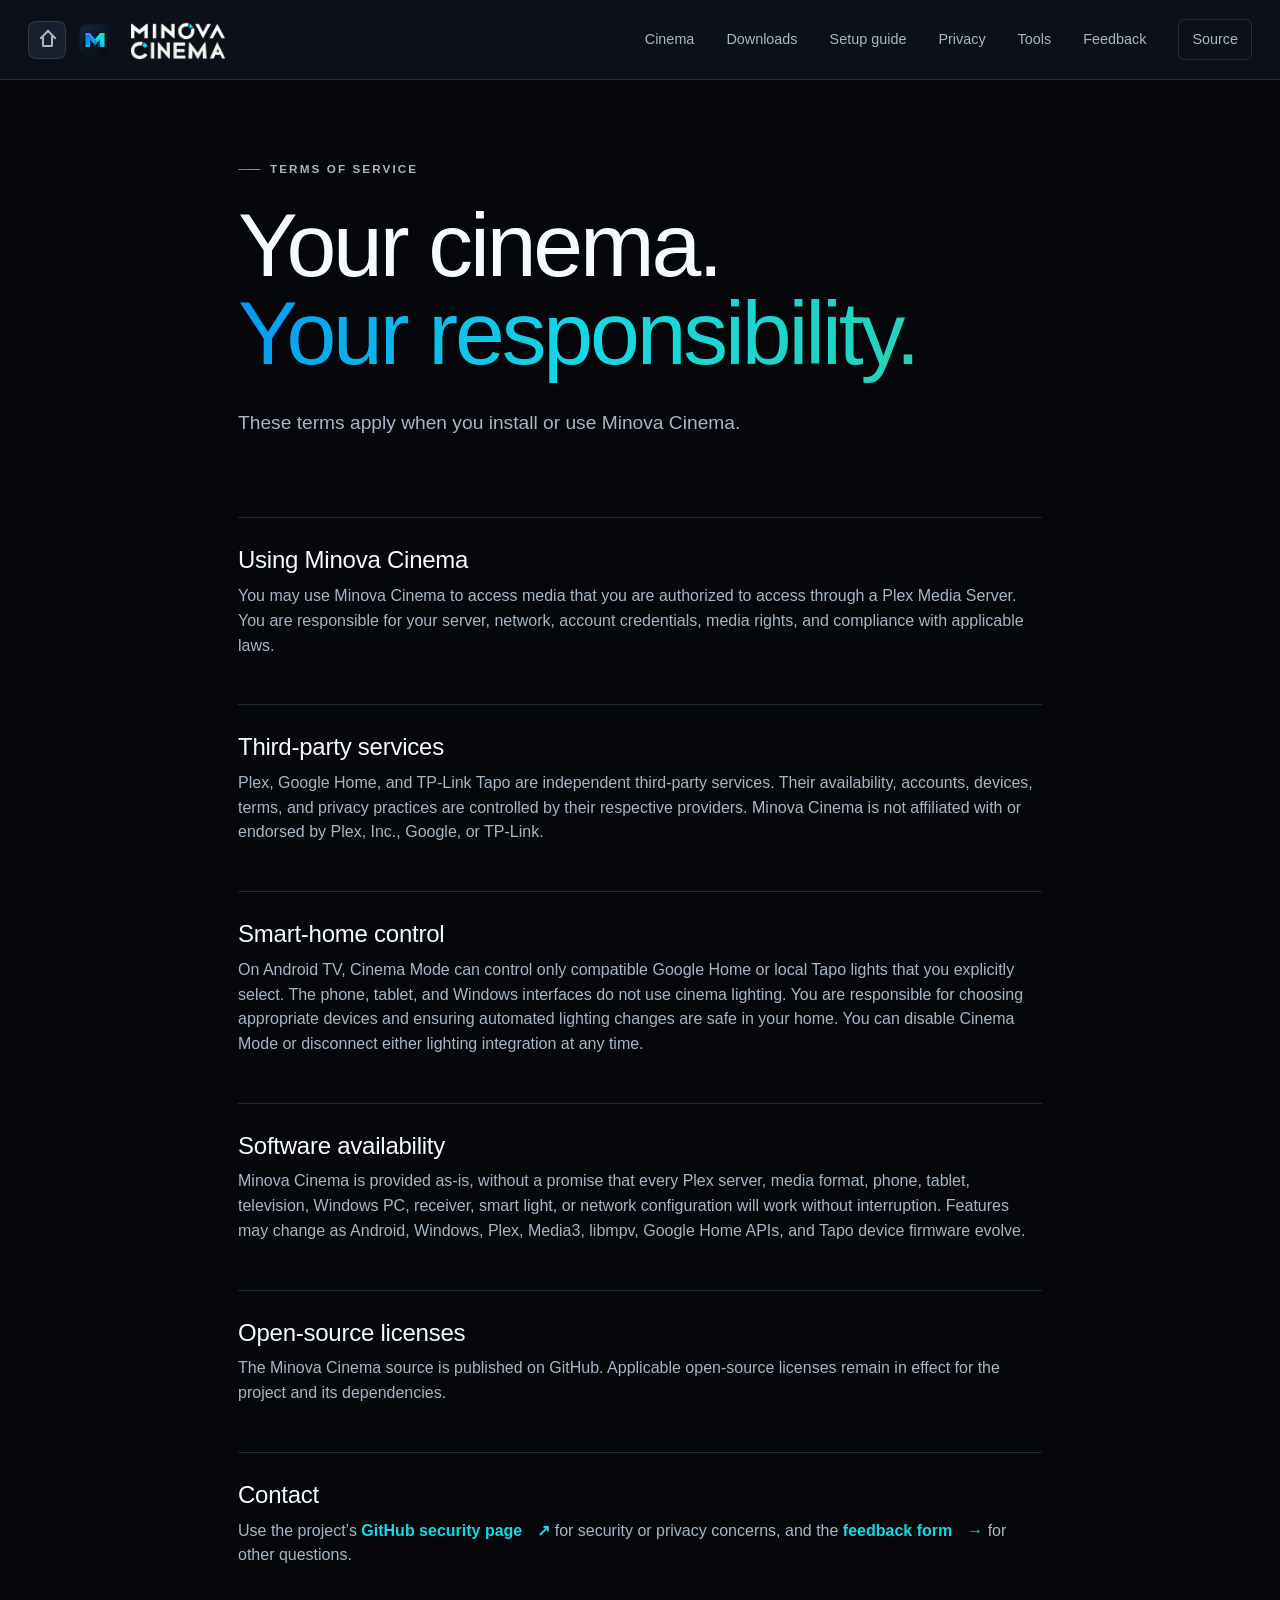
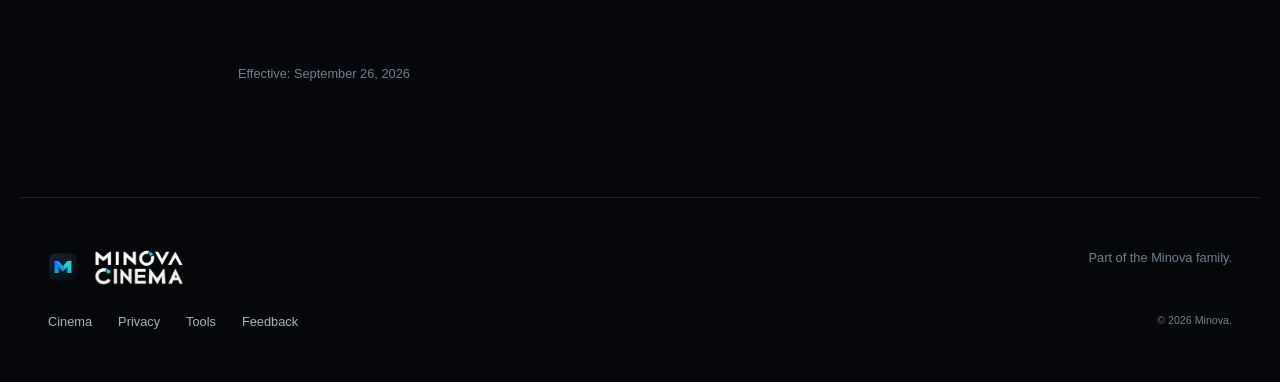
<file: docs/terms.html>
<!doctype html>
<html lang="en">
<head>
  <meta charset="utf-8">
  <meta name="viewport" content="width=device-width,initial-scale=1">
  <meta name="theme-color" content="#0D121A">
  <meta name="description" content="Terms of service for Minova Cinema on Android phones, tablets, TVs, and Windows.">
  <link rel="canonical" href="https://cinema.project-minova.com/terms.html">
  <title>Terms — Minova Cinema</title>
  <link rel="icon" href="assets/minova-symbol-color.svg">
  <link rel="stylesheet" href="styles.css">
  <script defer src="script.js"></script>
</head>
<body>
  <header class="site-header scrolled" data-header>
    <div class="header-brand-group"><a class="ecosystem-home" href="https://project-minova.com/" aria-label="Return to Minova home"><span class="home-glyph" aria-hidden="true"></span></a><a class="brand" href="index.html" aria-label="Minova Cinema home"><img class="brand-symbol" src="assets/minova-symbol-color.svg" alt=""><img class="brand-lockup" src="assets/minova-cinema-wordmark.png" alt="Minova Cinema"></a></div>
    <button class="nav-toggle" type="button" aria-expanded="false" aria-controls="site-nav" data-nav-toggle><span></span><span></span><span></span><span class="sr-only">Menu</span></button>
    <nav id="site-nav" class="site-nav" aria-label="Primary" data-nav><a href="index.html">Cinema</a><a href="index.html#downloads">Downloads</a><a href="setup.html">Setup guide</a><a href="privacy.html">Privacy</a><a href="tools.html">Tools</a><a href="feedback.html">Feedback</a><a class="nav-source" href="https://github.com/minova-chromium/Minova-Android-Tv-Cinema-Application">Source</a></nav>
  </header>
  <main class="legal-page">
    <p class="eyebrow"><span></span> Terms of service</p>
    <h1>Your cinema.<br><em>Your responsibility.</em></h1>
    <p class="legal-intro">These terms apply when you install or use Minova Cinema.</p>
    <section><h2>Using Minova Cinema</h2><p>You may use Minova Cinema to access media that you are authorized to access through a Plex Media Server. You are responsible for your server, network, account credentials, media rights, and compliance with applicable laws.</p></section>
    <section><h2>Third-party services</h2><p>Plex, Google Home, and TP-Link Tapo are independent third-party services. Their availability, accounts, devices, terms, and privacy practices are controlled by their respective providers. Minova Cinema is not affiliated with or endorsed by Plex, Inc., Google, or TP-Link.</p></section>
    <section><h2>Smart-home control</h2><p>On Android TV, Cinema Mode can control only compatible Google Home or local Tapo lights that you explicitly select. The phone, tablet, and Windows interfaces do not use cinema lighting. You are responsible for choosing appropriate devices and ensuring automated lighting changes are safe in your home. You can disable Cinema Mode or disconnect either lighting integration at any time.</p></section>
    <section><h2>Software availability</h2><p>Minova Cinema is provided as-is, without a promise that every Plex server, media format, phone, tablet, television, Windows PC, receiver, smart light, or network configuration will work without interruption. Features may change as Android, Windows, Plex, Media3, libmpv, Google Home APIs, and Tapo device firmware evolve.</p></section>
    <section><h2>Open-source licenses</h2><p>The Minova Cinema source is published on GitHub. Applicable open-source licenses remain in effect for the project and its dependencies.</p></section>
    <section><h2>Contact</h2><p>Use the project’s <a class="text-link" href="https://github.com/minova-chromium/Minova-Android-Tv-Cinema-Application/security">GitHub security page <span>↗</span></a> for security or privacy concerns, and the <a class="text-link" href="feedback.html">feedback form <span>→</span></a> for other questions.</p></section>
    <p class="legal-date">Effective: September 26, 2026</p>
  </main>
  <footer><a class="brand footer-brand" href="index.html"><img src="assets/minova-symbol-color.svg" alt=""><img src="assets/minova-cinema-wordmark.png" alt="Minova Cinema"></a><p>Part of the Minova family.</p><nav aria-label="Footer"><a href="index.html">Cinema</a><a href="privacy.html">Privacy</a><a href="tools.html">Tools</a><a href="feedback.html">Feedback</a></nav><small>© 2026 Minova.</small></footer>
</body>
</html>
</file>
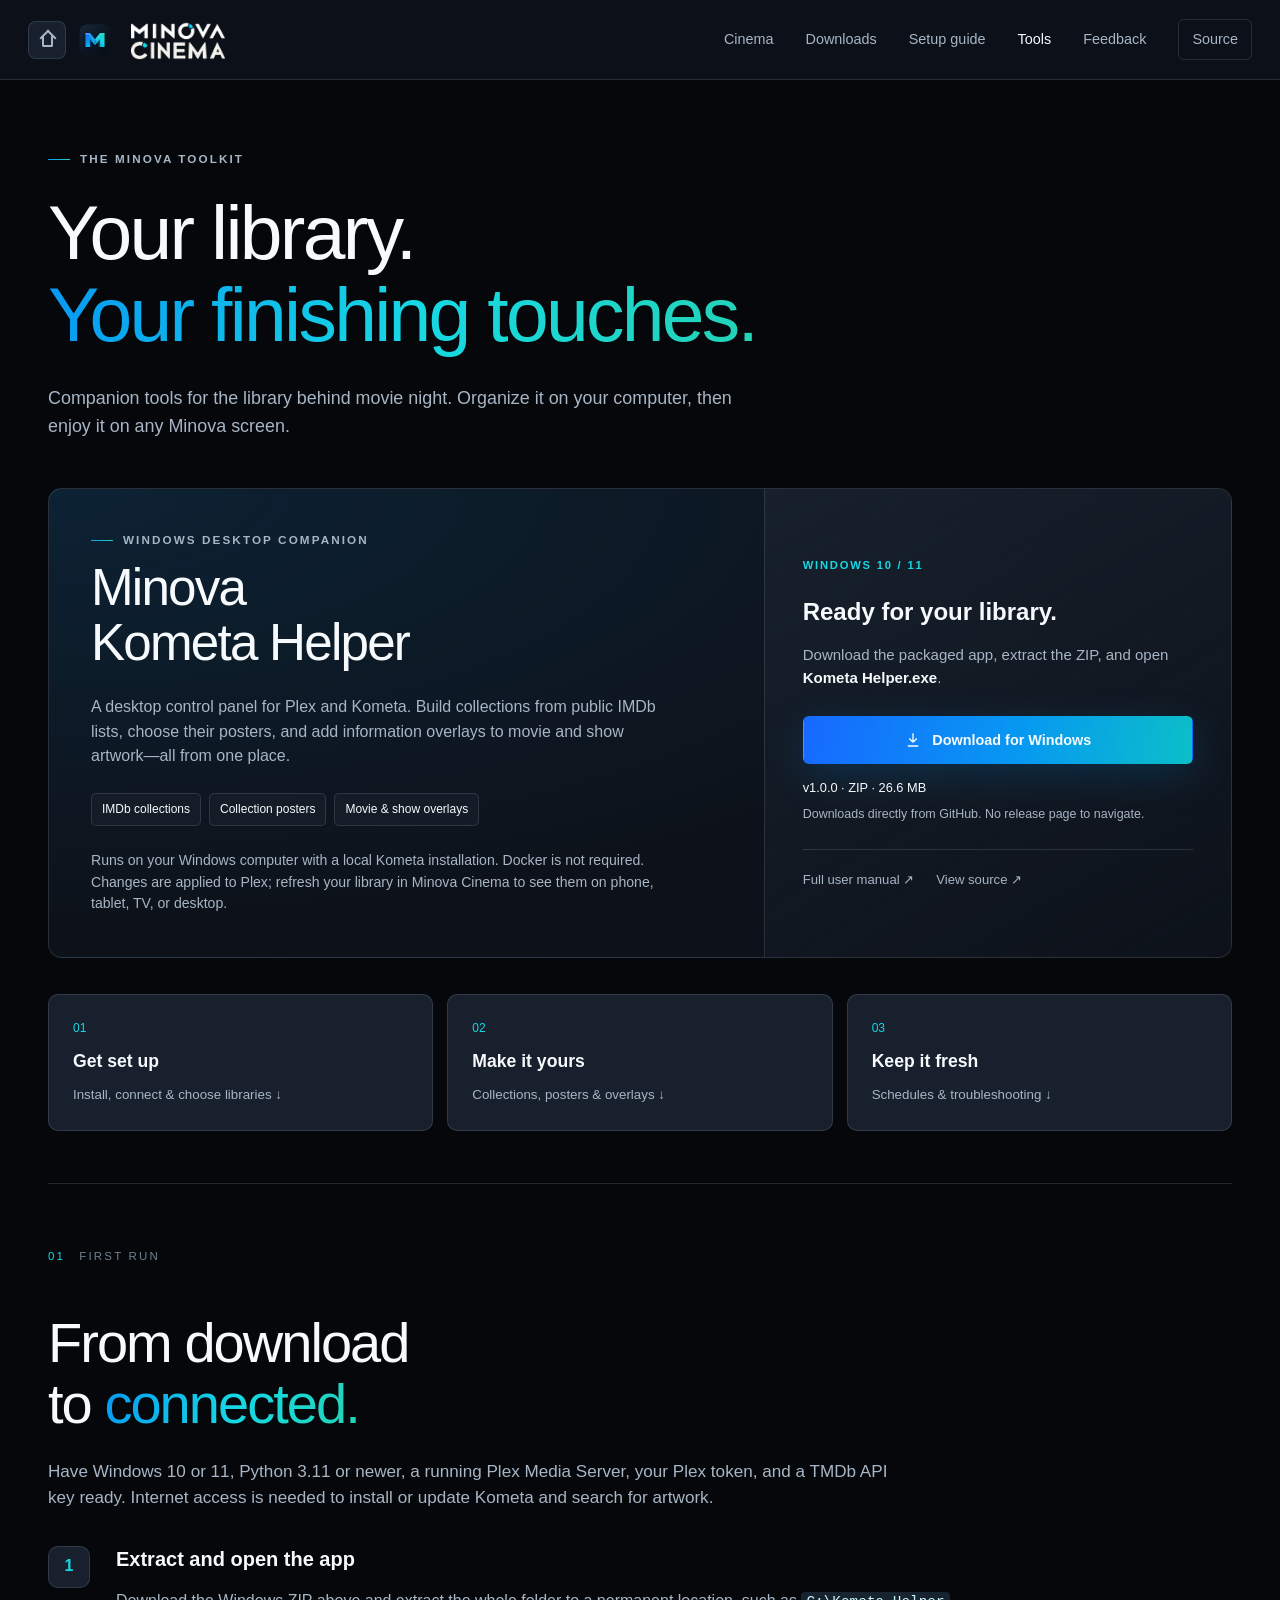
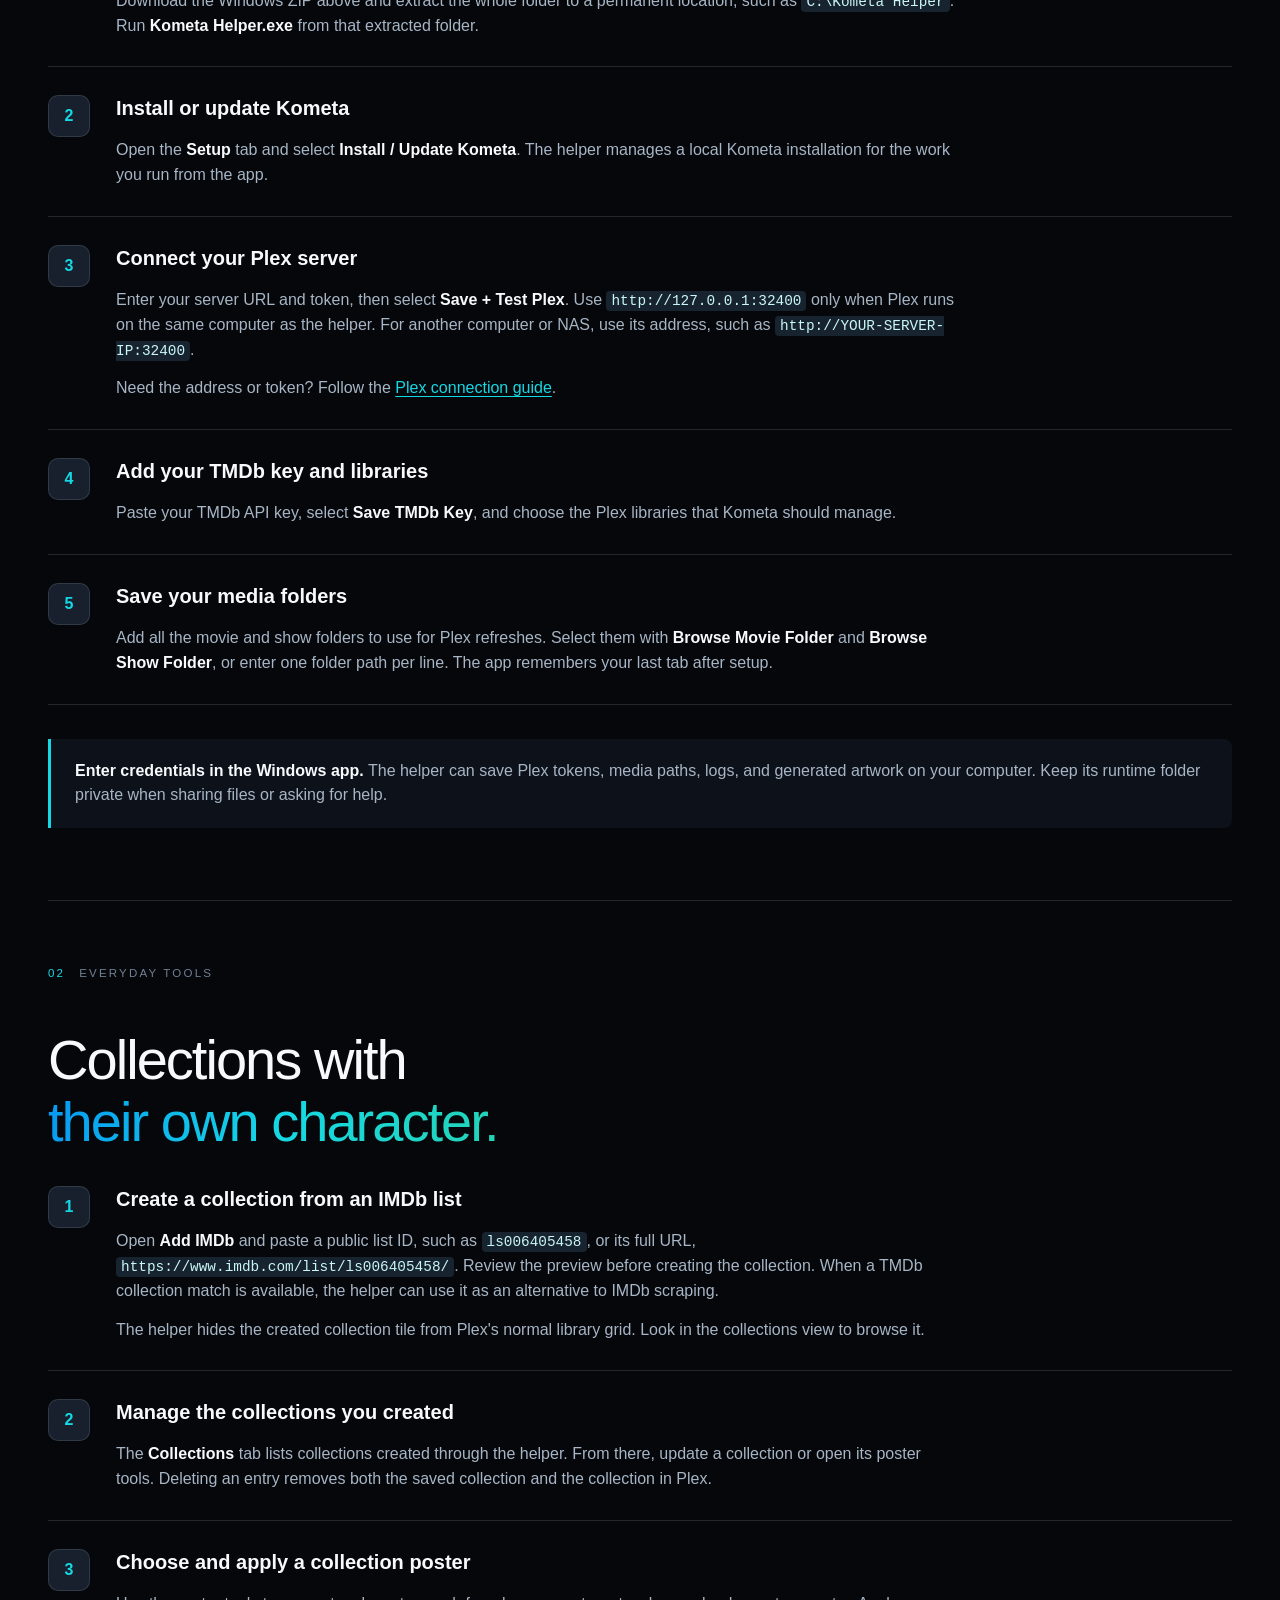
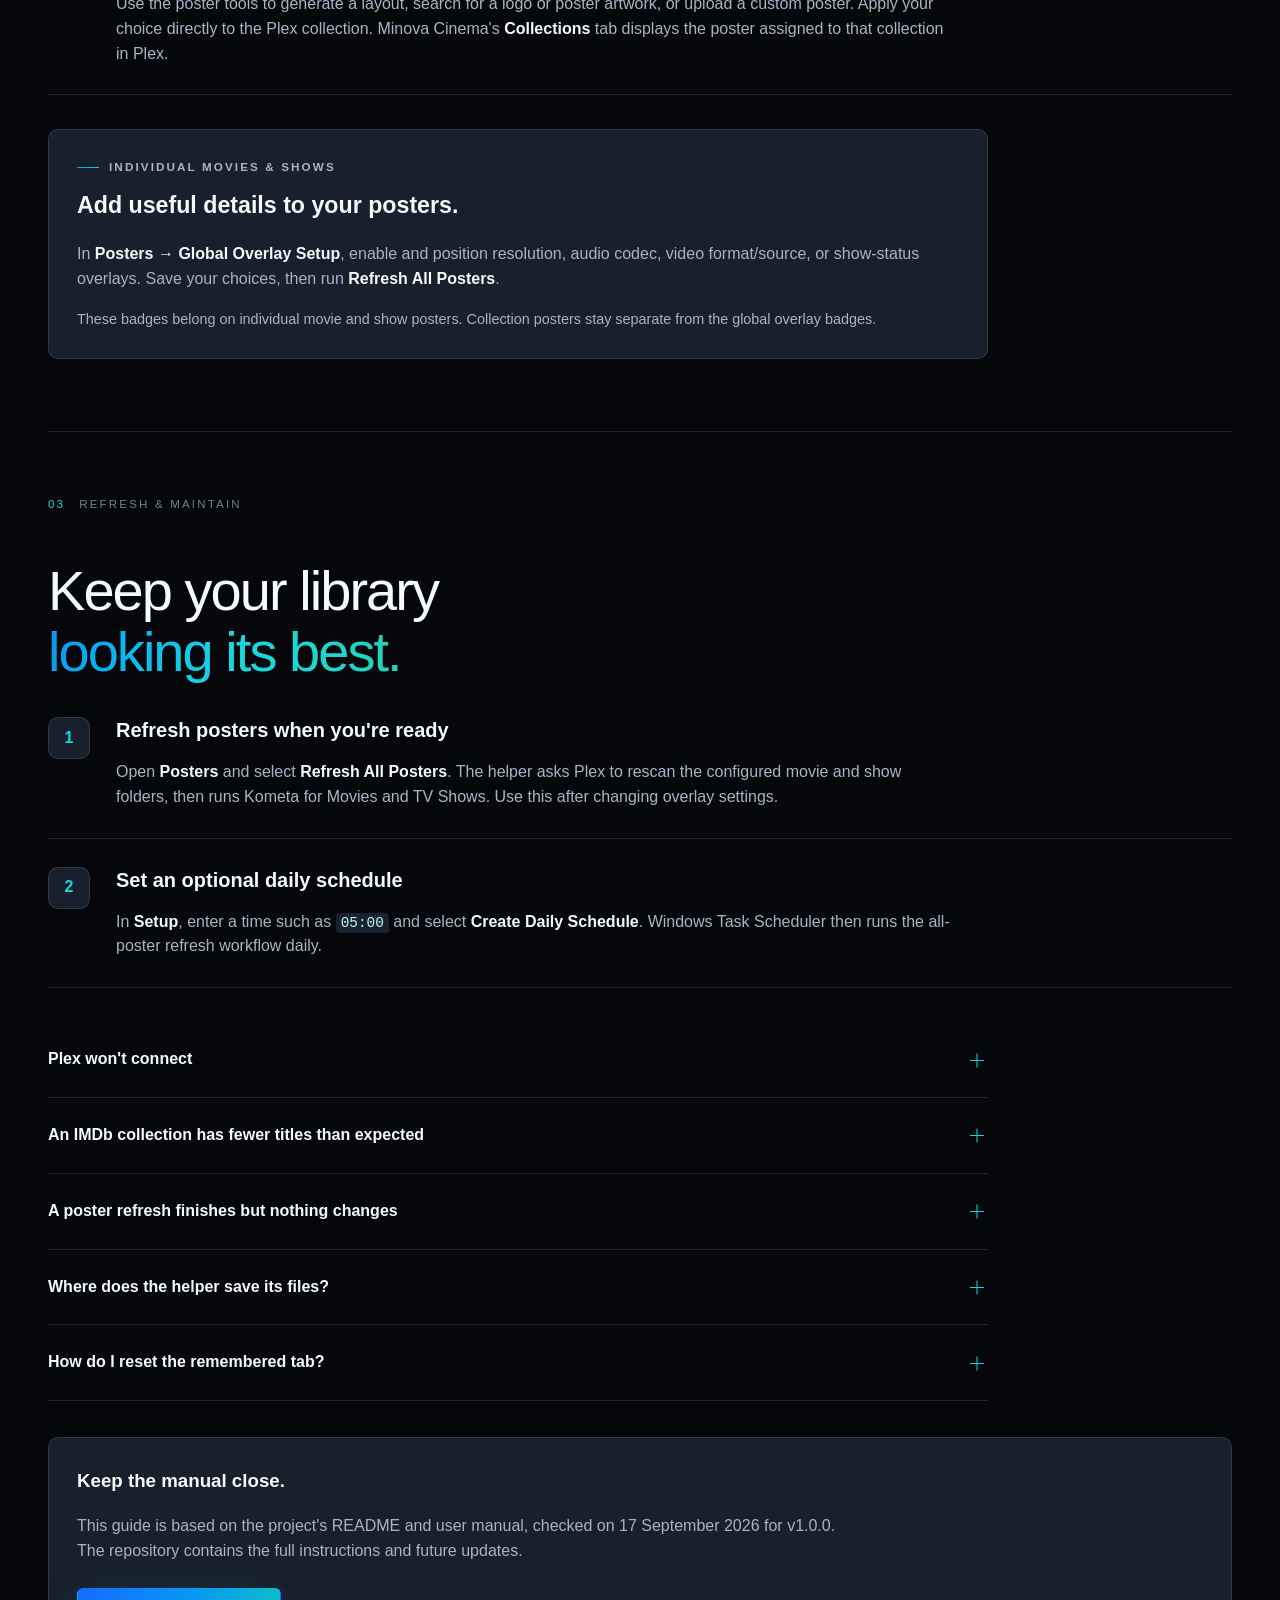
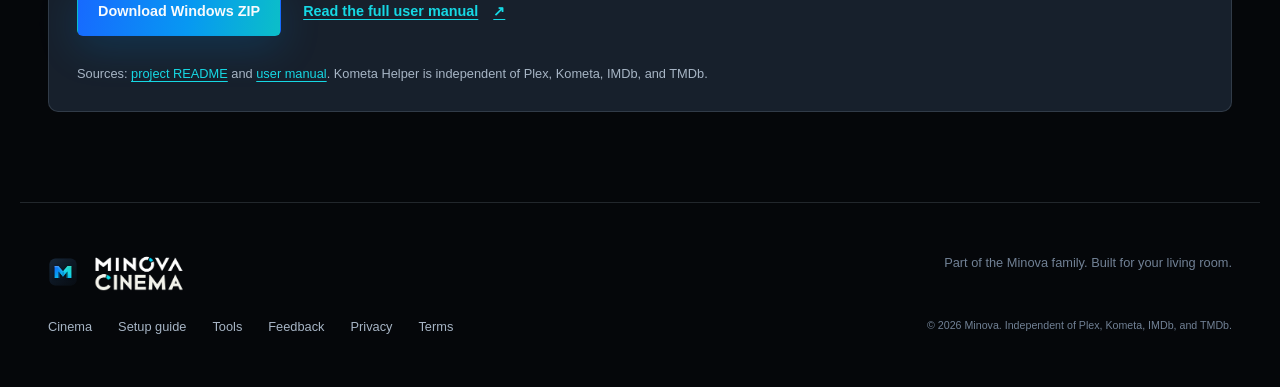
<file: docs/tools.html>
<!doctype html>
<html lang="en">
<head>
  <meta charset="utf-8">
  <meta name="viewport" content="width=device-width, initial-scale=1">
  <meta name="theme-color" content="#0D121A">
  <meta name="description" content="Download Minova Kometa Helper for Windows. Set up Kometa, create Plex collections from IMDb lists, customize collection posters, and manage movie and show overlays.">
  <title>Tools — Minova Cinema</title>
  <meta property="og:title" content="Tools — Minova Cinema">
  <meta property="og:description" content="Give your Plex library a personal touch. Download Minova Kometa Helper and follow the setup and user guide.">
  <meta property="og:type" content="website">
  <meta property="og:image" content="https://cinema.project-minova.com/assets/og-card.png">
  <meta property="og:url" content="https://cinema.project-minova.com/tools.html">
  <meta name="twitter:card" content="summary_large_image">
  <link rel="canonical" href="https://cinema.project-minova.com/tools.html">
  <link rel="icon" href="assets/minova-symbol-color.svg" type="image/svg+xml">
  <link rel="stylesheet" href="styles.css">
  <link rel="stylesheet" href="tools.css">
  <script defer src="script.js"></script>
  <script defer src="tools.js"></script>
</head>
<body>
  <a class="skip-link" href="#main">Skip to content</a>
  <header class="site-header" data-header>
    <div class="header-brand-group">
      <a class="ecosystem-home" href="https://project-minova.com/" aria-label="Return to Minova home"><span class="home-glyph" aria-hidden="true"></span></a>
      <a class="brand" href="index.html" aria-label="Minova Cinema home"><img class="brand-symbol" src="assets/minova-symbol-color.svg" alt=""><img class="brand-lockup" src="assets/minova-cinema-wordmark.png" alt="Minova Cinema"></a>
    </div>
    <button class="nav-toggle" type="button" aria-expanded="false" aria-controls="site-nav" data-nav-toggle><span></span><span></span><span></span><span class="sr-only">Menu</span></button>
    <nav id="site-nav" class="site-nav" aria-label="Primary" data-nav><a href="index.html">Cinema</a><a href="index.html#downloads">Downloads</a><a href="setup.html">Setup guide</a><a href="tools.html" aria-current="page">Tools</a><a href="feedback.html">Feedback</a><a class="nav-source" href="https://github.com/minova-chromium/Minova-Android-Tv-Cinema-Application">Source</a></nav>
  </header>
  <main id="main" class="guide-page tools-page">
    <div class="guide-intro tools-intro">
      <p class="eyebrow"><span></span> The Minova toolkit</p>
      <h1>Your library.<br><em>Your finishing touches.</em></h1>
      <p>Companion tools for the library behind movie night. Organize it on your computer, then enjoy it on any Minova screen.</p>
    </div>

    <article class="tool-feature" aria-labelledby="kometa-title">
      <div class="tool-description">
        <p class="eyebrow"><span></span> Windows desktop companion</p>
        <h2 id="kometa-title">Minova<br>Kometa Helper</h2>
        <p>A desktop control panel for Plex and Kometa. Build collections from public IMDb lists, choose their posters, and add information overlays to movie and show artwork—all from one place.</p>
        <ul class="tool-capabilities"><li>IMDb collections</li><li>Collection posters</li><li>Movie &amp; show overlays</li></ul>
        <p class="tool-context">Runs on your Windows computer with a local Kometa installation. Docker is not required. Changes are applied to Plex; refresh your library in Minova Cinema to see them on phone, tablet, TV, or desktop.</p>
      </div>
      <div class="tool-download">
        <span class="tool-platform">WINDOWS 10 / 11</span>
        <h3>Ready for your library.</h3>
        <p>Download the packaged app, extract the ZIP, and open <strong>Kometa Helper.exe</strong>.</p>
        <a class="button button-primary" data-kometa-download href="https://github.com/minova-chromium/Minova-Kometa-Helper/releases/download/v1.0.0/Kometa-Helper-Windows-Folder-Browse-20260915.zip"><svg aria-hidden="true" viewBox="0 0 24 24"><path d="M12 3v12m0 0 5-5m-5 5-5-5M5 20h14"/></svg>Download for Windows</a>
        <p class="tool-download-meta"><span data-kometa-version>v1.0.0</span> · ZIP · <span data-kometa-size>26.6 MB</span></p>
        <p class="tool-download-note">Downloads directly from GitHub. No release page to navigate.</p>
        <div class="tool-source-links"><a href="https://github.com/minova-chromium/Minova-Kometa-Helper/blob/main/docs/USER_MANUAL.md">Full user manual <span aria-hidden="true">↗</span></a><a href="https://github.com/minova-chromium/Minova-Kometa-Helper">View source <span aria-hidden="true">↗</span></a></div>
      </div>
    </article>

    <nav class="guide-jumps" aria-label="Tool guide sections">
      <a href="#setup"><span>01</span><b>Get set up</b><small>Install, connect &amp; choose libraries <span aria-hidden="true">↓</span></small></a>
      <a href="#collections"><span>02</span><b>Make it yours</b><small>Collections, posters &amp; overlays <span aria-hidden="true">↓</span></small></a>
      <a href="#refresh"><span>03</span><b>Keep it fresh</b><small>Schedules &amp; troubleshooting <span aria-hidden="true">↓</span></small></a>
    </nav>

    <section id="setup" class="guide-section" aria-labelledby="setup-title">
      <div class="section-label"><span>01</span> First run</div>
      <h2 id="setup-title">From download<br>to <em>connected.</em></h2>
      <p class="guide-section-intro">Have Windows 10 or 11, Python 3.11 or newer, a running Plex Media Server, your Plex token, and a TMDb API key ready. Internet access is needed to install or update Kometa and search for artwork.</p>
      <ol class="guide-steps">
        <li><h3>Extract and open the app</h3><p>Download the Windows ZIP above and extract the whole folder to a permanent location, such as <code>C:\Kometa Helper</code>. Run <strong>Kometa Helper.exe</strong> from that extracted folder.</p></li>
        <li><h3>Install or update Kometa</h3><p>Open the <strong>Setup</strong> tab and select <strong>Install / Update Kometa</strong>. The helper manages a local Kometa installation for the work you run from the app.</p></li>
        <li><h3>Connect your Plex server</h3><p>Enter your server URL and token, then select <strong>Save + Test Plex</strong>. Use <code>http://127.0.0.1:32400</code> only when Plex runs on the same computer as the helper. For another computer or NAS, use its address, such as <code>http://YOUR-SERVER-IP:32400</code>.</p><p>Need the address or token? Follow the <a href="setup.html#plex">Plex connection guide</a>.</p></li>
        <li><h3>Add your TMDb key and libraries</h3><p>Paste your TMDb API key, select <strong>Save TMDb Key</strong>, and choose the Plex libraries that Kometa should manage.</p></li>
        <li><h3>Save your media folders</h3><p>Add all the movie and show folders to use for Plex refreshes. Select them with <strong>Browse Movie Folder</strong> and <strong>Browse Show Folder</strong>, or enter one folder path per line. The app remembers your last tab after setup.</p></li>
      </ol>
      <aside class="guide-notice"><strong>Enter credentials in the Windows app.</strong> The helper can save Plex tokens, media paths, logs, and generated artwork on your computer. Keep its runtime folder private when sharing files or asking for help.</aside>
    </section>

    <section id="collections" class="guide-section" aria-labelledby="collections-title">
      <div class="section-label"><span>02</span> Everyday tools</div>
      <h2 id="collections-title">Collections with<br><em>their own character.</em></h2>
      <ol class="guide-steps">
        <li><h3>Create a collection from an IMDb list</h3><p>Open <strong>Add IMDb</strong> and paste a public list ID, such as <code>ls006405458</code>, or its full URL, <code>https://www.imdb.com/list/ls006405458/</code>. Review the preview before creating the collection. When a TMDb collection match is available, the helper can use it as an alternative to IMDb scraping.</p><p>The helper hides the created collection tile from Plex's normal library grid. Look in the collections view to browse it.</p></li>
        <li><h3>Manage the collections you created</h3><p>The <strong>Collections</strong> tab lists collections created through the helper. From there, update a collection or open its poster tools. Deleting an entry removes both the saved collection and the collection in Plex.</p></li>
        <li><h3>Choose and apply a collection poster</h3><p>Use the poster tools to generate a layout, search for a logo or poster artwork, or upload a custom poster. Apply your choice directly to the Plex collection. Minova Cinema's <strong>Collections</strong> tab displays the poster assigned to that collection in Plex.</p></li>
      </ol>
      <div class="tool-overlay-panel">
        <p class="eyebrow"><span></span> Individual movies &amp; shows</p>
        <h3>Add useful details to your posters.</h3>
        <p>In <strong>Posters → Global Overlay Setup</strong>, enable and position resolution, audio codec, video format/source, or show-status overlays. Save your choices, then run <strong>Refresh All Posters</strong>.</p>
        <p>These badges belong on individual movie and show posters. Collection posters stay separate from the global overlay badges.</p>
      </div>
    </section>

    <section id="refresh" class="guide-section" aria-labelledby="refresh-title">
      <div class="section-label"><span>03</span> Refresh &amp; maintain</div>
      <h2 id="refresh-title">Keep your library<br><em>looking its best.</em></h2>
      <ol class="guide-steps">
        <li><h3>Refresh posters when you're ready</h3><p>Open <strong>Posters</strong> and select <strong>Refresh All Posters</strong>. The helper asks Plex to rescan the configured movie and show folders, then runs Kometa for Movies and TV Shows. Use this after changing overlay settings.</p></li>
        <li><h3>Set an optional daily schedule</h3><p>In <strong>Setup</strong>, enter a time such as <code>05:00</code> and select <strong>Create Daily Schedule</strong>. Windows Task Scheduler then runs the all-poster refresh workflow daily.</p></li>
      </ol>
      <div class="faq-list guide-faq">
        <details><summary>Plex won't connect<span></span></summary><p>Confirm Plex is running, the server URL and token are correct, and Windows Firewall allows the connection. If Plex is on another device, use that device's address instead of <code>127.0.0.1</code>.</p></details>
        <details><summary>An IMDb collection has fewer titles than expected<span></span></summary><p>A list may include unreleased titles or titles that aren't in your Plex library. Check that a missing title exists in Plex and has correctly matched metadata. A TMDb collection fallback may be available.</p></details>
        <details><summary>A poster refresh finishes but nothing changes<span></span></summary><p>Check your library selection, saved media folders, Kometa configuration, and enabled global overlays. Also confirm that the affected Plex titles have correctly matched metadata.</p></details>
        <details><summary>Where does the helper save its files?<span></span></summary><p>Runtime files live in <code>%USERPROFILE%\Documents\Kometa-Helper\runtime</code>, including saved collections, tab state, media folder locations, logs, and generated poster/logo cache.</p><p>The documented defaults are <code>Documents\Kometa</code> for Kometa and <code>Documents\Kometa-Quickstart\config\jolly_goodall_config.yml</code> for its Quickstart configuration.</p></details>
        <details><summary>How do I reset the remembered tab?<span></span></summary><p>Close the helper, then delete only <code>Documents\Kometa-Helper\runtime\ui-state.json</code>. This resets its remembered tab.</p></details>
      </div>
      <div class="guide-help"><h3>Keep the manual close.</h3><p>This guide is based on the project's README and user manual, checked on 17 September 2026 for v1.0.0. The repository contains the full instructions and future updates.</p><a class="button button-primary" data-kometa-download href="https://github.com/minova-chromium/Minova-Kometa-Helper/releases/download/v1.0.0/Kometa-Helper-Windows-Folder-Browse-20260915.zip">Download Windows ZIP</a><a class="text-link" href="https://github.com/minova-chromium/Minova-Kometa-Helper/blob/main/docs/USER_MANUAL.md">Read the full user manual <span aria-hidden="true">↗</span></a><p class="tool-attribution">Sources: <a href="https://github.com/minova-chromium/Minova-Kometa-Helper#readme">project README</a> and <a href="https://github.com/minova-chromium/Minova-Kometa-Helper/blob/main/docs/USER_MANUAL.md">user manual</a>. Kometa Helper is independent of Plex, Kometa, IMDb, and TMDb.</p></div>
    </section>
  </main>
  <footer><a class="brand footer-brand" href="index.html"><img src="assets/minova-symbol-color.svg" alt=""><img src="assets/minova-cinema-wordmark.png" alt="Minova Cinema"></a><p>Part of the Minova family. Built for your living room.</p><nav aria-label="Footer"><a href="index.html">Cinema</a><a href="setup.html">Setup guide</a><a href="tools.html" aria-current="page">Tools</a><a href="feedback.html">Feedback</a><a href="privacy.html">Privacy</a><a href="terms.html">Terms</a></nav><small>© <span data-year></span> Minova. Independent of Plex, Kometa, IMDb, and TMDb.</small></footer>
</body>
</html>
</file>
<file: docs/styles.css>
:root{--night:#0d121a;--black:#05070a;--raised:#17202c;--steel:#718195;--muted:#a7b5c5;--white:#f7fafc;--cobalt:#1769ff;--blue:#0798f2;--cyan:#16d8e4;--teal:#24d3b5;--line:rgba(167,181,197,.18);--display:"Bahnschrift","Arial Narrow",sans-serif;--ui:"Segoe UI Variable","Segoe UI",sans-serif;--max:1240px}
*{box-sizing:border-box}html{scroll-behavior:smooth;background:var(--black)}body{margin:0;background:var(--black);color:var(--white);font-family:var(--ui);font-size:16px;line-height:1.55;overflow-x:hidden}a{color:inherit;text-decoration:none}button{font:inherit}img{display:block;max-width:100%}.sr-only{position:absolute;width:1px;height:1px;padding:0;margin:-1px;overflow:hidden;clip:rect(0,0,0,0);white-space:nowrap;border:0}.skip-link{position:fixed;left:16px;top:16px;z-index:99;background:var(--white);color:var(--night);padding:10px 14px;transform:translateY(-150%);border-radius:6px}.skip-link:focus{transform:none}
.site-header{height:80px;position:fixed;inset:0 0 auto;z-index:50;display:flex;align-items:center;justify-content:space-between;padding:0 max(28px,calc((100vw - var(--max))/2));border-bottom:1px solid var(--line);background:rgba(13,18,26,.94);backdrop-filter:blur(18px);transition:background .25s,border-color .25s}.site-header.scrolled{background:rgba(13,18,26,.94);border-color:var(--line)}.header-brand-group{display:flex;align-items:center;gap:12px}.ecosystem-home{width:38px;height:38px;flex:0 0 38px;display:grid;place-items:center;border:1px solid var(--line);border-radius:8px;background:var(--raised);color:var(--muted);transition:transform .2s,border-color .2s,background .2s,color .2s}.ecosystem-home:hover{border-color:rgba(22,216,228,.5);color:var(--white);transform:translateY(-1px)}.home-glyph{position:relative;width:17px;height:17px;display:block}.home-glyph:before{position:absolute;top:1px;left:3px;width:10px;height:10px;border-top:2px solid currentColor;border-left:2px solid currentColor;content:"";transform:rotate(45deg)}.home-glyph:after{position:absolute;right:3px;bottom:1px;left:3px;height:9px;border:2px solid currentColor;border-top:0;border-radius:0 0 2px 2px;content:""}.brand{display:flex;align-items:center;gap:12px}.brand-symbol{width:34px;height:34px}.brand-lockup{width:108px;height:40px;object-fit:contain}.site-nav{display:flex;align-items:center;gap:32px;color:var(--muted);font-size:.9rem}.site-nav a{transition:color .2s}.site-nav a:hover,.site-nav a:focus-visible{color:var(--white)}.nav-source{border:1px solid var(--line);padding:8px 13px;border-radius:6px}.nav-toggle{display:none;background:transparent;border:0;color:var(--white);width:42px;height:42px;padding:10px}.nav-toggle span:not(.sr-only){display:block;height:1px;background:currentColor;margin:5px 0}
.hero{min-height:100vh;padding:160px max(28px,calc((100vw - var(--max))/2)) 72px;position:relative;display:grid;grid-template-columns:.78fr 1.22fr;align-items:center;gap:72px;overflow:hidden;background:radial-gradient(circle at 72% 28%,rgba(7,152,242,.11),transparent 30%),linear-gradient(180deg,#070a0f,var(--black))}.hero:after{content:"";position:absolute;inset:auto 0 0;height:1px;background:linear-gradient(90deg,transparent,var(--line),transparent)}.hero-light{position:absolute;width:650px;height:650px;left:-420px;top:120px;border-radius:50%;background:var(--cobalt);filter:blur(130px);opacity:.12}.hero-copy,.screen-wrap{position:relative;z-index:1}.eyebrow{display:flex;align-items:center;gap:10px;color:var(--muted);font-size:.73rem;font-weight:650;letter-spacing:.18em;text-transform:uppercase}.eyebrow span{width:22px;height:1px;background:linear-gradient(90deg,var(--blue),var(--teal))}h1,h2,h3,p{margin-top:0}h1,h2{font-family:var(--display);font-weight:520;letter-spacing:-.035em;line-height:.98}h1{font-size:clamp(3.4rem,5.5vw,6.5rem);margin:24px 0 30px}h1 em,h2 em{font-style:normal;color:transparent;background:linear-gradient(105deg,var(--blue),var(--cyan) 52%,var(--teal));-webkit-background-clip:text;background-clip:text}.hero-lede{max-width:560px;color:var(--muted);font-size:clamp(1.03rem,1.4vw,1.22rem);line-height:1.65}.hero-actions{display:flex;flex-wrap:wrap;gap:12px;margin:34px 0 18px}.button{min-height:48px;display:inline-flex;align-items:center;justify-content:center;gap:10px;padding:0 20px;border:1px solid transparent;border-radius:6px;font-size:.9rem;font-weight:650;transition:transform .2s,border-color .2s,background .2s,box-shadow .2s}.button:hover{transform:translateY(-2px)}.button:focus-visible,a:focus-visible,summary:focus-visible{outline:2px solid var(--cyan);outline-offset:3px}.button svg{width:18px;fill:none;stroke:currentColor;stroke-width:1.8}.button-primary{background:linear-gradient(100deg,var(--cobalt),var(--blue) 55%,#0bbfc8);box-shadow:0 12px 40px rgba(7,152,242,.18)}.button-primary:hover{box-shadow:0 16px 48px rgba(7,152,242,.3)}.button-quiet{border-color:var(--line);background:rgba(23,32,44,.45);color:var(--muted)}.button-quiet:hover{border-color:rgba(22,216,228,.5);color:var(--white)}.hero-note{font-size:.77rem;color:var(--steel)}
.screen-wrap{perspective:1200px}.screen-halo{position:absolute;inset:12% -3%;background:linear-gradient(110deg,rgba(23,105,255,.28),rgba(36,211,181,.16));filter:blur(55px);opacity:.4}.tv-screen{position:relative;aspect-ratio:16/10;background:#09101a;border:1px solid rgba(167,181,197,.28);border-radius:8px;overflow:hidden;box-shadow:0 45px 100px rgba(0,0,0,.58),0 0 0 7px rgba(23,32,44,.32);transform:rotateY(-4deg) rotateX(1deg);transform-origin:left center}.tv-backdrop{position:absolute;inset:0;background:radial-gradient(circle at 76% 31%,rgba(36,211,181,.55),transparent 3%),radial-gradient(ellipse at 72% 45%,rgba(7,152,242,.4),transparent 18%),linear-gradient(122deg,transparent 48%,rgba(23,105,255,.35) 49%,transparent 72%),linear-gradient(145deg,#0a121d 30%,#0b3847 63%,#071017)}.tv-backdrop:before,.tv-backdrop:after{content:"";position:absolute;background:#07101a;transform:rotate(-29deg);box-shadow:0 0 45px rgba(22,216,228,.12)}.tv-backdrop:before{width:16%;height:110%;right:24%;top:-12%}.tv-backdrop:after{width:7%;height:105%;right:10%;top:1%}.tv-shade{position:absolute;inset:0;background:linear-gradient(90deg,rgba(3,5,8,.98),rgba(3,5,8,.7) 33%,rgba(3,5,8,.06) 68%),linear-gradient(0deg,#05070a,transparent 40%)}.tv-topbar{position:absolute;inset:0 0 auto;padding:4.3% 5%;display:flex;align-items:center;gap:5%;font-size:clamp(.35rem,.62vw,.65rem);color:var(--muted)}.tv-topbar img{width:12%;height:28px;object-fit:contain}.tv-nav{display:flex;gap:20px}.tv-nav .active{color:var(--white)}.tv-nav .active:after{content:"";display:block;width:100%;height:1px;margin-top:5px;background:var(--cyan)}.tv-icons{margin-left:auto;display:flex;gap:14px;color:var(--white)}.tv-feature{position:absolute;left:5%;top:24%;width:42%}.tv-kicker{font-size:clamp(.26rem,.5vw,.55rem);letter-spacing:.2em;color:var(--cyan)}.tv-feature h2{font-size:clamp(1.1rem,2.5vw,2.7rem);margin:4% 0 5%;text-transform:uppercase}.tv-feature>p:not(.tv-kicker){font-size:clamp(.36rem,.65vw,.72rem);color:var(--muted);line-height:1.4}.tv-feature button{border:0;border-radius:4px;background:var(--white);color:var(--night);font-size:clamp(.34rem,.58vw,.62rem);font-weight:700;padding:3% 7%}.tv-shelf{position:absolute;left:5%;right:-10%;bottom:6%;display:flex;gap:1.7%}.poster{flex:0 0 15.5%;aspect-ratio:2/2.75;border-radius:4px;border:1px solid rgba(255,255,255,.13);position:relative;box-shadow:0 8px 18px rgba(0,0,0,.4)}.poster:first-child{outline:2px solid var(--cyan);outline-offset:2px;transform:scale(1.03)}.poster span{position:absolute;left:7%;bottom:7%;font-size:clamp(.25rem,.42vw,.46rem)}.p1{background:linear-gradient(145deg,transparent 50%,#073c50),linear-gradient(35deg,#182939,#07a4c0)}.p2{background:linear-gradient(145deg,transparent 43%,#121b2a),linear-gradient(45deg,#153353,#1769ff)}.p3{background:radial-gradient(circle at 45% 30%,#e1ae76 0 8%,transparent 9%),linear-gradient(155deg,#211d2c,#78384c)}.p4{background:linear-gradient(35deg,#0f4d47,#24d3b5 49%,#132832 50%)}.p5{background:linear-gradient(145deg,#281a26,#f25b62 55%,#3b1720)}.p6{background:linear-gradient(150deg,#1a293a,#718195)}.tv-progress{position:absolute;bottom:0;left:0;right:0;height:2px;background:rgba(255,255,255,.12)}.tv-progress i{display:block;width:38%;height:100%;background:linear-gradient(90deg,var(--blue),var(--cyan))}.screen-caption{display:flex;justify-content:space-between;color:var(--steel);font-size:.57rem;letter-spacing:.16em;margin-top:18px}.scroll-cue{position:absolute;bottom:30px;left:50%;transform:translateX(-50%);font-size:.66rem;color:var(--steel);letter-spacing:.15em;text-transform:uppercase;display:flex;align-items:center;gap:12px}.scroll-cue span{width:38px;height:1px;background:var(--steel)}
.section{max-width:var(--max);margin:auto;padding:128px 28px}.section-label{display:flex;align-items:center;gap:14px;color:var(--steel);font-size:.72rem;letter-spacing:.19em;text-transform:uppercase;margin-bottom:46px}.section-label span{color:var(--cyan)}.section-heading{display:grid;grid-template-columns:1.25fr .75fr;gap:80px;align-items:end;margin-bottom:70px}.section-heading h2,.playback-copy h2,.privacy-copy h2,.final-cta h2,.faq-grid>h2{font-size:clamp(2.7rem,5vw,5.5rem);margin:0}.section-heading p{color:var(--muted);font-size:1.07rem;margin:0;max-width:480px}.feature-grid{display:grid;grid-template-columns:repeat(3,1fr);gap:12px}.feature-card{background:linear-gradient(145deg,rgba(23,32,44,.92),rgba(12,17,24,.95));border:1px solid var(--line);border-radius:8px;padding:28px;min-height:320px;display:flex;flex-direction:column;justify-content:flex-end;position:relative;overflow:hidden}.feature-card:before{content:"";position:absolute;inset:0;background:linear-gradient(120deg,transparent 55%,rgba(22,216,228,.04));pointer-events:none}.feature-wide{grid-column:1/-1;min-height:370px;display:grid;grid-template-columns:.8fr 1.2fr;gap:60px;align-items:center}.feature-card h3{font-family:var(--display);font-size:1.55rem;margin:22px 0 10px}.feature-card p{color:var(--muted);margin:0}.feature-index{position:absolute;top:25px;left:28px;color:var(--steel);font-size:.65rem;letter-spacing:.15em}.continue-demo{width:min(100%,520px);justify-self:end}.continue-art{height:205px;border-radius:6px;background:radial-gradient(circle at 65% 35%,rgba(22,216,228,.35),transparent 12%),linear-gradient(130deg,#111c29 30%,#095b6b 75%,#07131b);display:grid;place-items:center;position:relative}.play-mark{display:grid;place-items:center;width:48px;height:48px;border-radius:50%;background:rgba(247,250,252,.9);color:var(--night);padding-left:3px}.continue-line{position:absolute;inset:auto 14px 10px;height:3px;background:rgba(255,255,255,.2)}.continue-line i{display:block;width:64%;height:100%;background:var(--cyan)}.continue-demo>div+div{display:flex;justify-content:space-between;padding-top:13px}.continue-demo span{color:var(--steel);font-size:.8rem}.line-icon{height:84px;width:84px;margin-bottom:25px;color:var(--cyan)}.search-icon{border:2px solid currentColor;border-radius:50%;width:58px;height:58px;margin-left:10px}.search-icon:after{content:"";width:34px;height:2px;background:currentColor;position:absolute;transform:rotate(45deg);margin:55px 0 0 44px}.grid-icon{display:grid;grid-template-columns:repeat(2,28px);gap:7px}.grid-icon i{border:1.5px solid var(--cyan);border-radius:3px}.remote-icon{width:54px;border:1.5px solid var(--cyan);border-radius:20px;position:relative}.remote-icon:before{content:"";position:absolute;width:22px;height:22px;border:1px solid var(--cyan);border-radius:50%;top:14px;left:14px}.remote-icon i{position:absolute;width:6px;height:6px;border-radius:50%;background:var(--cyan);bottom:19px;left:23px}
.playback-section{max-width:none;padding-left:0;padding-right:0}.playback-stage{min-height:680px;background:radial-gradient(circle at 74% 24%,rgba(36,211,181,.35),transparent 2%),radial-gradient(ellipse at 73% 38%,rgba(7,152,242,.18),transparent 24%),linear-gradient(106deg,#05070a 27%,rgba(5,7,10,.7) 46%,rgba(5,7,10,.05)),linear-gradient(135deg,#07101a,#0a4050 60%,#09121d);position:relative;padding:100px max(28px,calc((100vw - var(--max))/2));overflow:hidden}.playback-stage:before{content:"";position:absolute;width:420px;height:1000px;background:rgba(5,7,10,.86);right:16%;top:-180px;transform:rotate(29deg);box-shadow:70px 0 120px rgba(22,216,228,.08)}.playback-copy{max-width:650px;position:relative;z-index:1}.playback-copy h2{margin:24px 0}.playback-copy .section-label{margin-bottom:70px}.hud{position:absolute;z-index:2;left:8%;right:8%;bottom:7%;padding:24px 28px;background:rgba(5,7,10,.86);border:1px solid var(--line);border-radius:8px;backdrop-filter:blur(18px)}.hud-title{display:grid;grid-template-columns:auto 1fr auto;gap:20px;align-items:center}.hud-title span,.hud-title small{color:var(--steel);font-size:.64rem;letter-spacing:.12em}.hud-track{height:3px;background:rgba(255,255,255,.15);margin:20px 0;position:relative}.hud-track i{display:block;width:62%;height:100%;background:linear-gradient(90deg,var(--blue),var(--cyan))}.hud-track b{position:absolute;width:9px;height:9px;border-radius:50%;background:var(--white);left:62%;top:-3px}.hud-controls{display:flex;align-items:center;gap:25px;font-size:.75rem;color:var(--muted)}.hud-controls strong{display:grid;place-items:center;width:38px;height:38px;border-radius:50%;background:var(--white);color:var(--night);font-size:.7rem}.hud-controls div{flex:1}.spec-grid{max-width:var(--max);margin:0 auto;display:grid;grid-template-columns:repeat(4,1fr);padding:0 28px}.spec{padding:35px 26px;border-right:1px solid var(--line)}.spec:first-child{border-left:1px solid var(--line)}.spec>span{font-size:.66rem;color:var(--cyan)}.spec h3{font-family:var(--display);font-size:1.22rem;margin:25px 0 10px}.spec p{color:var(--muted);font-size:.88rem}
.library-demo{display:grid;grid-template-columns:repeat(4,1fr);gap:14px}.season-card{aspect-ratio:1.55/1;border-radius:8px;padding:20px;display:flex;flex-direction:column;justify-content:flex-end;position:relative;overflow:hidden;border:1px solid rgba(255,255,255,.1);box-shadow:0 20px 40px rgba(0,0,0,.25)}.season-card:before{content:"";position:absolute;inset:-25%;background:linear-gradient(140deg,transparent 38%,rgba(255,255,255,.12) 39%,transparent 55%);transform:rotate(-8deg)}.season-card i{position:absolute;top:8px;right:18px;font-family:var(--display);font-size:4.6rem;line-height:1;color:rgba(255,255,255,.1);font-style:normal}.season-card b,.season-card span{position:relative}.season-card span{font-size:.75rem;color:rgba(255,255,255,.62)}.s1{background:linear-gradient(145deg,#0a2e43,#0798f2)}.s2{background:linear-gradient(145deg,#132942,#1769ff)}.s3{background:linear-gradient(145deg,#083a3c,#24d3b5)}.s4{background:linear-gradient(145deg,#241929,#68485e)}
.privacy-section{max-width:none;padding-left:max(28px,calc((100vw - var(--max))/2));padding-right:max(28px,calc((100vw - var(--max))/2));display:grid;grid-template-columns:1fr 1fr;gap:100px;position:relative;background:var(--night);overflow:hidden}.privacy-beam{position:absolute;width:900px;height:160px;left:-180px;bottom:15%;background:linear-gradient(90deg,transparent,rgba(23,105,255,.18),rgba(22,216,228,.22),transparent);filter:blur(35px);transform:rotate(-31deg)}.privacy-copy,.privacy-points{position:relative;z-index:1}.privacy-copy h2{margin:0}.privacy-points article{display:grid;grid-template-columns:40px 1fr;gap:22px;padding:0 0 28px;margin-bottom:28px;border-bottom:1px solid var(--line)}.privacy-points article>span{color:var(--cyan);font-size:.7rem}.privacy-points h3{font-family:var(--display);font-size:1.2rem;margin-bottom:8px}.privacy-points p{color:var(--muted);margin:0}.text-link{display:inline-flex;align-items:center;gap:15px;color:var(--cyan);font-weight:650}.text-link span{transition:transform .2s}.text-link:hover span{transform:translateX(4px)}
.steps{list-style:none;padding:0;margin:0;border-top:1px solid var(--line)}.steps li{display:grid;grid-template-columns:95px 1fr;gap:30px;padding:34px 0;border-bottom:1px solid var(--line)}.steps li>span{font-family:var(--display);font-size:2rem;color:var(--cyan)}.steps h3{font-family:var(--display);font-size:1.35rem;margin-bottom:5px}.steps p{color:var(--muted);margin:0}.requirements{margin-top:45px;padding:20px 24px;background:var(--raised);border:1px solid var(--line);border-radius:8px;display:flex;gap:30px;align-items:center}.requirements b{margin-right:auto}.requirements span{color:var(--muted);font-size:.88rem}.requirements span:before{content:"";display:inline-block;width:5px;height:5px;background:var(--teal);border-radius:50%;margin-right:9px}.faq-section{border-top:1px solid var(--line)}.faq-grid{display:grid;grid-template-columns:.8fr 1.2fr;gap:100px}.faq-grid>h2{margin:0}.faq-list details{border-bottom:1px solid var(--line)}.faq-list summary{list-style:none;cursor:pointer;padding:25px 42px 25px 0;font-weight:650;position:relative}.faq-list summary::-webkit-details-marker{display:none}.faq-list summary span:before,.faq-list summary span:after{content:"";position:absolute;right:4px;top:50%;width:14px;height:1px;background:var(--cyan);transition:transform .2s}.faq-list summary span:after{transform:rotate(90deg)}.faq-list details[open] summary span:after{transform:rotate(0)}.faq-list details p{color:var(--muted);padding:0 40px 24px 0;margin:0}
.final-cta{min-height:620px;position:relative;max-width:var(--max);margin:0 auto;padding:130px 28px;display:grid;grid-template-columns:1fr auto;align-items:end;overflow:hidden}.final-cta:before{content:"";position:absolute;inset:12% 8%;background:radial-gradient(circle,rgba(7,152,242,.14),transparent 62%)}.final-mark{position:absolute;width:520px;right:5%;top:0;opacity:.1;filter:saturate(1.4)}.final-mark img{width:100%}.final-cta>div:not(.final-mark){position:relative;z-index:1}.final-cta h2{margin:25px 0 0}.final-actions{display:flex;flex-direction:column;align-items:flex-start;gap:22px;padding-bottom:12px}footer{border-top:1px solid var(--line);max-width:var(--max);margin:auto;padding:50px 28px;display:grid;grid-template-columns:1fr 1fr;gap:26px;color:var(--steel);font-size:.8rem}.footer-brand img:first-child{width:30px}.footer-brand img:last-child{width:98px;height:38px;object-fit:contain}footer p{text-align:right;margin:0}footer nav{display:flex;gap:26px;color:var(--muted)}footer nav a:hover{color:var(--white)}footer small{text-align:right}
figure{margin:0}.tv-screen.actual-screen{aspect-ratio:16/9;background:#05070a}.actual-screen img{width:100%;height:100%;object-fit:cover}.feature-shot{width:min(100%,650px);justify-self:end;border:1px solid var(--line);border-radius:7px;overflow:hidden;background:#080d14;box-shadow:0 24px 48px rgba(0,0,0,.36)}.feature-shot img{width:100%;aspect-ratio:16/9;object-fit:cover}.feature-shot figcaption,.capture figcaption,.playback-capture figcaption,.library-screen figcaption{padding:10px 13px;color:var(--steel);font-size:.65rem;letter-spacing:.12em;text-transform:uppercase;background:#0b1119}.feature-card.has-shot{padding-top:190px}.card-shot{position:absolute;top:24px;left:24px;width:calc(100% - 48px);height:150px;object-fit:cover;object-position:top;border:1px solid var(--line);border-radius:6px}.playback-stage{display:grid;grid-template-columns:.72fr 1.28fr;align-items:center;gap:72px}.playback-capture{position:relative;z-index:2;border:1px solid rgba(167,181,197,.3);border-radius:8px;overflow:hidden;background:#05070a;box-shadow:0 35px 80px rgba(0,0,0,.48)}.playback-capture img{width:100%;aspect-ratio:16/9;object-fit:cover}.capture-grid{display:grid;grid-template-columns:1fr 1fr;gap:14px}.capture{border:1px solid var(--line);border-radius:8px;overflow:hidden;background:#080d14;box-shadow:0 22px 48px rgba(0,0,0,.25)}.capture-wide{grid-column:1/-1}.capture img{width:100%;aspect-ratio:16/9;object-fit:cover}.library-screens{display:grid;grid-template-columns:1fr 1fr;gap:18px}.library-screen{overflow:hidden;border:1px solid var(--line);border-radius:8px;background:#080d14;box-shadow:0 28px 58px rgba(0,0,0,.3)}.library-screen-title{display:flex;align-items:center;gap:16px;padding:18px 20px;border-bottom:1px solid var(--line)}.library-screen-title>span{color:var(--cyan);font-size:.68rem}.library-screen-title div{display:flex;flex-direction:column;gap:3px}.library-screen-title b{font-family:var(--display);font-size:1.12rem}.library-screen-title small{color:var(--steel)}.library-screen>img{display:block;width:100%;aspect-ratio:16/9;object-fit:cover}
.reveal{opacity:0;transform:translateY(22px);transition:opacity .7s ease,transform .7s ease}.reveal.visible{opacity:1;transform:none}.legal-page{max-width:860px;margin:0 auto;padding:160px 28px 100px}.legal-page h1{font-size:clamp(3.2rem,7vw,6.8rem)}.legal-intro{font-size:1.2rem;color:var(--muted);max-width:700px;margin-bottom:80px}.legal-page section{padding:30px 0;border-top:1px solid var(--line)}.legal-page section h2{font-size:1.5rem;letter-spacing:-.01em;margin-bottom:12px}.legal-page section p{color:var(--muted)}.legal-date{color:var(--steel);font-size:.8rem;margin-top:50px}.error-page{min-height:100vh;display:flex;flex-direction:column;align-items:flex-start;justify-content:center;max-width:900px;margin:auto;padding:50px 28px;background:radial-gradient(circle at 40% 45%,rgba(7,152,242,.1),transparent 35%)}.error-page>img{width:80px;margin-bottom:40px}.error-page h1{font-size:clamp(3.2rem,8vw,7rem)}
.site-nav a[aria-current="page"]{color:var(--white)}
.feedback-page{max-width:var(--max);margin:0 auto;padding:150px 28px 110px}
.feedback-intro{max-width:820px;margin-bottom:70px}.feedback-intro h1{font-size:clamp(3.4rem,7.5vw,7rem);margin-bottom:28px}.feedback-intro>p:last-child{max-width:670px;color:var(--muted);font-size:1.14rem}
.feedback-layout{display:grid;grid-template-columns:minmax(0,1.45fr) minmax(280px,.55fr);gap:18px;align-items:start}.feedback-form-shell,.feedback-aside{border:1px solid var(--line);border-radius:8px;background:linear-gradient(145deg,rgba(23,32,44,.94),rgba(8,12,18,.98));box-shadow:0 30px 70px rgba(0,0,0,.28)}.feedback-form-shell{padding:30px}.feedback-type{display:grid;grid-template-columns:1fr 1fr;gap:6px;padding:5px;margin-bottom:30px;border:1px solid var(--line);border-radius:7px;background:rgba(5,7,10,.48)}.feedback-type button{min-height:44px;border:0;border-radius:5px;background:transparent;color:var(--muted);cursor:pointer;font-weight:650}.feedback-type button.active{color:var(--white);background:linear-gradient(100deg,rgba(23,105,255,.92),rgba(7,152,242,.86) 58%,rgba(22,216,228,.72))}.form-grid{display:grid;grid-template-columns:1fr 1fr;gap:16px}.field{display:flex;flex-direction:column;gap:8px;margin-bottom:18px;color:var(--white);font-size:.86rem;font-weight:650}.field span small{color:var(--steel);font-weight:400}.field>small{color:var(--steel);font-weight:400}.field input,.field textarea,.field select{width:100%;border:1px solid var(--line);border-radius:6px;background:rgba(5,7,10,.72);color:var(--white);font:inherit;font-weight:400;padding:13px 14px;transition:border-color .2s,box-shadow .2s}.field input:focus,.field textarea:focus,.field select:focus{outline:0;border-color:var(--cyan);box-shadow:0 0 0 3px rgba(22,216,228,.11)}.field textarea{min-height:190px;resize:vertical}.field-meta{display:flex;justify-content:space-between;gap:20px}.honeypot{position:absolute;left:-10000px;width:1px;height:1px;overflow:hidden}.form-footer{display:flex;align-items:center;justify-content:space-between;gap:22px;margin-top:10px;padding-top:24px;border-top:1px solid var(--line)}.form-footer .button{flex:0 0 auto}.form-status{margin:0;color:var(--muted);font-size:.86rem}.form-status.success{color:var(--teal)}.form-status.error{color:#ff8b92}.feedback-aside{padding:8px 27px}.feedback-aside section{padding:25px 0;border-bottom:1px solid var(--line)}.feedback-aside section:last-child{border-bottom:0}.feedback-aside section>span{color:var(--cyan);font-size:.66rem;letter-spacing:.14em}.feedback-aside h2{font-family:var(--display);font-size:1.25rem;letter-spacing:-.01em;margin:12px 0 8px}.feedback-aside p{color:var(--muted);font-size:.9rem;margin-bottom:10px}.feedback-aside .text-link{font-size:.86rem}
@media(max-width:980px){.hero{grid-template-columns:1fr;grid-template-rows:auto auto;min-height:0;align-content:start;align-items:start;padding-top:130px}.hero-copy{max-width:720px}.screen-wrap{max-width:820px;width:100%}.section-heading,.privacy-section,.faq-grid{grid-template-columns:1fr;gap:42px}.feature-grid{grid-template-columns:1fr 1fr}.feature-wide{grid-column:1/-1}.playback-stage{grid-template-columns:1fr;gap:48px}.spec-grid{grid-template-columns:1fr 1fr}.spec:nth-child(3){border-left:1px solid var(--line)}.library-demo{grid-template-columns:1fr 1fr}.final-cta{grid-template-columns:1fr;gap:42px}.scroll-cue{display:none}}
@media(max-width:720px){.site-header{height:68px;padding:0 20px}.nav-toggle{display:block}.site-nav{position:absolute;inset:68px 14px auto;background:rgba(13,18,26,.98);border:1px solid var(--line);border-radius:8px;padding:10px;display:none;flex-direction:column;align-items:stretch;gap:0}.site-nav.open{display:flex}.site-nav a{padding:12px}.nav-source{border:0}.hero{padding:118px 20px 70px;gap:48px}.hero-actions{flex-direction:column}.button{width:100%}.screen-caption{display:none}.section{padding:88px 20px}.section-heading{margin-bottom:46px}.section-heading h2,.playback-copy h2,.privacy-copy h2,.final-cta h2,.faq-grid>h2{font-size:clamp(2.5rem,13vw,4.5rem)}.feature-grid{grid-template-columns:1fr}.feature-wide{display:flex;gap:35px}.feature-card{min-height:280px}.feature-card.has-shot{padding-top:180px}.continue-demo>div+div{flex-direction:column}.playback-stage{min-height:0;padding:75px 20px}.hud{left:20px;right:20px;padding:18px}.hud-title{grid-template-columns:1fr auto}.hud-title span{grid-column:1/-1}.hud-controls{gap:14px}.spec-grid{grid-template-columns:1fr;padding:0 20px}.spec,.spec:first-child,.spec:nth-child(3){border-left:1px solid var(--line);border-bottom:1px solid var(--line)}.library-demo{grid-template-columns:1fr 1fr;gap:8px}.season-card{padding:14px}.capture-grid,.library-screens{grid-template-columns:1fr}.capture-wide{grid-column:auto}.privacy-section{padding-left:20px;padding-right:20px}.steps li{grid-template-columns:50px 1fr}.requirements{align-items:flex-start;flex-direction:column;gap:12px}.requirements b{margin:0}.final-cta{padding:90px 20px}.final-mark{width:380px;right:-110px}.feedback-page{padding:118px 20px 80px}.feedback-intro{margin-bottom:45px}.feedback-layout,.form-grid{grid-template-columns:1fr}.feedback-form-shell{padding:20px}.feedback-type{grid-template-columns:1fr}.form-footer{align-items:stretch;flex-direction:column}.field-meta{align-items:flex-start;flex-direction:column;gap:4px}footer{grid-template-columns:1fr;padding:40px 20px}footer p,footer small{text-align:left}footer nav{flex-wrap:wrap}}
/* Real app media stays uncropped, readable, and opt-in. */
section[id]{scroll-margin-top:96px}
.trailer-section{padding-top:96px;padding-bottom:96px}
.trailer-player{overflow:hidden;border:1px solid var(--line);border-radius:12px;background:#000;box-shadow:0 28px 80px rgba(7,152,242,.1)}
.trailer-player video{display:block;width:100%;height:auto;aspect-ratio:16/9;object-fit:contain;background:#000}
.trailer-player video:focus-visible{outline:3px solid var(--cyan);outline-offset:-4px}
.trailer-player figcaption{display:flex;flex-wrap:wrap;align-items:center;justify-content:space-between;gap:12px;padding:18px 24px;background:var(--night);color:var(--muted);font-size:.82rem;border-top:1px solid var(--line)}
.trailer-note{margin:18px 0 0;color:var(--muted);font-size:.85rem}
.screenshot-link{display:block;position:relative;border-radius:inherit}
.screenshot-link:focus-visible{outline:3px solid var(--cyan);outline-offset:-3px}
.screenshot-link img{display:block;width:100%;height:auto;aspect-ratio:16/9;object-fit:contain}
.feature-card.screenshot-card{padding:26px;min-width:0}
.screenshot-card .screenshot-link{margin:22px 0 26px;border:1px solid var(--line);border-radius:6px;overflow:hidden}
.control-room-showcase{display:grid;grid-template-columns:minmax(0,.7fr) minmax(0,1.3fr);gap:48px;align-items:center;margin-top:64px}
.control-room-showcase h3{font-family:var(--display);font-size:clamp(2rem,3.4vw,3rem);line-height:1.1;letter-spacing:-.025em;margin-bottom:20px}
.control-room-showcase p:not(.eyebrow){color:var(--muted);margin-bottom:0}
.library-screen-title small,.library-screen figcaption,.capture figcaption,.feature-shot figcaption{color:var(--muted)}
@media(min-width:721px) and (max-width:980px){.site-nav{gap:16px;font-size:.82rem}.site-header{padding-left:20px;padding-right:20px}.header-brand-group{gap:8px}.brand{gap:8px}}
@media(max-width:720px){.trailer-section{padding:72px 20px}.trailer-player figcaption{padding:14px 16px;align-items:flex-start;flex-direction:column}.control-room-showcase{grid-template-columns:1fr;gap:24px;margin-top:44px}.library-screen-title small{font-size:.8rem}}
.setup-callout{display:flex;justify-content:space-between;align-items:center;flex-wrap:wrap;gap:20px;margin-top:28px;padding:26px;border:1px solid var(--line);border-radius:10px;background:var(--raised)}
.setup-callout p{margin:6px 0 0;color:var(--muted)}
.guide-page{max-width:1100px;margin:auto;padding:150px 28px 70px}
.guide-intro{max-width:860px}.guide-intro h1{font-size:clamp(3rem,6.5vw,5.5rem);line-height:1.06}.guide-intro>p:not(.eyebrow){max-width:730px;color:var(--muted);font-size:1.12rem}.guide-intro .guide-version{font-size:.83rem}
.guide-jumps{display:grid;grid-template-columns:repeat(3,minmax(0,1fr));gap:14px;margin:36px 0}
.guide-jumps>a{display:flex;flex-direction:column;gap:10px;padding:24px;border:1px solid var(--line);border-radius:10px;background:var(--raised)}
.guide-jumps>a:hover{border-color:var(--cyan)}.guide-jumps>a>span{font-size:.75rem;color:var(--cyan)}.guide-jumps b{font-size:1.1rem}.guide-jumps small{color:var(--muted)}
.guide-section{padding:64px 0 20px;border-top:1px solid var(--line);margin-top:52px}.guide-section h2{font-size:clamp(2.3rem,4.5vw,3.5rem);line-height:1.1;margin-bottom:24px}.guide-section-intro{max-width:860px;color:var(--muted);font-size:1.07rem}
.guide-steps{list-style:none;counter-reset:setup;padding:0;margin:34px 0}.guide-steps>li{counter-increment:setup;position:relative;padding:0 0 28px 68px;margin:0 0 28px;border-bottom:1px solid var(--line)}
.guide-steps>li:before{content:counter(setup);position:absolute;left:0;top:0;display:grid;place-items:center;width:40px;height:40px;border:1px solid var(--line);border-radius:10px;background:var(--raised);color:var(--cyan);font-weight:700}
.guide-steps h3{font-size:1.25rem;line-height:1.35;margin-bottom:16px}.guide-steps p{color:var(--muted);margin-bottom:14px;max-width:840px}.guide-steps p:last-child{margin-bottom:0}
.guide-page strong,.guide-page dt{color:var(--white)}.guide-section a:not(.button):not(.screenshot-link){color:var(--cyan);text-decoration:underline;text-underline-offset:3px}
.guide-page code{font-size:.9em;color:#c9f6fa;background:#17232e;border-radius:4px;padding:2px 5px;overflow-wrap:anywhere}.guide-fields{display:grid;grid-template-columns:150px minmax(0,1fr);gap:16px;padding:22px;background:var(--night);border:1px solid var(--line);border-radius:10px;margin:20px 0}.guide-fields dd{margin:0;color:var(--muted)}
.guide-notice{border-left:3px solid var(--cyan);padding:20px 24px;background:var(--night);border-radius:0 8px 8px 0;color:var(--muted)}.guide-notice strong{color:var(--white)}
.guide-capture{max-width:880px;margin:0 auto 32px}.guide-capture figcaption{line-height:1.6;letter-spacing:.05em}.guide-faq{max-width:940px}.guide-faq details p{padding-right:20px}.guide-help{margin-top:36px;padding:28px;background:var(--raised);border:1px solid var(--line);border-radius:10px}.guide-help p{color:var(--muted);max-width:760px}.guide-help .button{margin:8px 22px 10px 0}.guide-help .text-link{font-size:.9rem}
@media(max-width:720px){.guide-page{padding:110px 20px 40px}.guide-jumps{grid-template-columns:1fr;gap:10px}.guide-jumps>a{padding:18px}.guide-section{margin-top:36px;padding-top:40px}.guide-steps>li{padding-left:52px}.guide-steps>li:before{width:34px;height:34px}.guide-fields{grid-template-columns:1fr;gap:8px;padding:16px}.guide-fields dd+dt{margin-top:12px}.guide-notice{padding:18px}.guide-help{padding:22px}.guide-help .button{margin-right:0}.setup-callout{padding:22px}}
@media print{.site-header,.guide-jumps,footer,.guide-help,.skip-link{display:none}.guide-page{padding:0;max-width:none}.guide-page,.guide-page p,.guide-page strong,.guide-page dt,.guide-page dd{color:#111}.guide-page h1 em,.guide-page h2 em{background:none;color:#111}.guide-notice,.guide-fields,.guide-page code{background:#eee;color:#111}.guide-steps>li{break-inside:avoid}}
@media(prefers-reduced-motion:reduce){html{scroll-behavior:auto}.reveal{opacity:1;transform:none;transition:none}.button,.text-link span{transition:none}}
</file>
<file: docs/tools.css>
/* Companion tool download and guide, sharing Cinema's colors and typography. */
.tools-page{max-width:var(--max)}
.tools-intro{margin-bottom:48px;max-width:980px}
.tools-intro h1{font-size:clamp(3rem,6vw,5.6rem)}
.tool-feature{display:grid;grid-template-columns:minmax(0,1.3fr) minmax(0,.85fr);border:1px solid var(--line);border-radius:14px;overflow:hidden;background:radial-gradient(ellipse at 0 0,rgba(7,152,242,.12),transparent 65%),var(--night)}
.tool-description{padding:42px}
.tool-description h2{font-size:clamp(2.4rem,4vw,3.7rem);line-height:1.07;margin-bottom:24px}
.tool-description>p:not(.eyebrow){color:var(--muted);max-width:580px}
.tool-capabilities{list-style:none;display:flex;flex-wrap:wrap;gap:8px;padding:0;margin:24px 0}
.tool-capabilities li{padding:6px 10px;border:1px solid var(--line);border-radius:5px;font-size:.75rem;color:var(--white);background:rgba(23,32,44,.7)}
.tool-description .tool-context{font-size:.88rem;margin-bottom:0}
.tool-download{display:flex;flex-direction:column;justify-content:center;padding:38px;border-left:1px solid var(--line);background:linear-gradient(150deg,rgba(23,32,44,.96),rgba(13,18,26,.3))}
.tool-platform{font-size:.7rem;color:var(--cyan);letter-spacing:.16em;font-weight:650;margin-bottom:24px}
.tool-download h3{font-size:1.5rem;line-height:1.2;margin-bottom:16px}
.tool-download>p{color:var(--muted);font-size:.94rem}
.tool-download .button{width:100%;margin-top:12px}
.tool-download .tool-download-meta{margin:14px 0 7px;font-size:.8rem;color:var(--white)}
.tool-download .tool-download-note{font-size:.78rem;margin-bottom:24px}
.tool-source-links{display:flex;flex-wrap:wrap;gap:12px 22px;border-top:1px solid var(--line);padding-top:20px;font-size:.82rem;color:var(--muted)}
.tool-source-links a:hover{color:var(--cyan)}
.tool-overlay-panel{border:1px solid var(--line);border-radius:10px;padding:28px;background:var(--raised);max-width:940px}
.tool-overlay-panel h3{font-size:1.45rem;margin-bottom:18px}
.tool-overlay-panel p:not(.eyebrow){color:var(--muted)}
.tool-overlay-panel p:last-child{margin-bottom:0;font-size:.9rem}
.guide-help .tool-attribution{margin:18px 0 0;font-size:.8rem}
@media(min-width:721px) and (max-width:1100px){.site-nav{gap:15px;font-size:.82rem}}
@media(max-width:820px){.tool-feature{grid-template-columns:1fr}.tool-download{border-left:0;border-top:1px solid var(--line)}.tool-description,.tool-download{padding:28px}}
@media(max-width:720px){.tools-intro{margin-bottom:32px}.tool-description,.tool-download{padding:24px}.tool-overlay-panel{padding:22px}.tool-source-links{gap:18px}.tool-description h2{font-size:2.8rem}}
@media print{.tool-download,.tool-capabilities{display:none}.tool-feature{display:block}.tool-feature,.tool-overlay-panel{background:none}.tool-description{padding:0}.tool-description>p:not(.eyebrow),.tool-overlay-panel p:not(.eyebrow){color:#111}}
</file>
